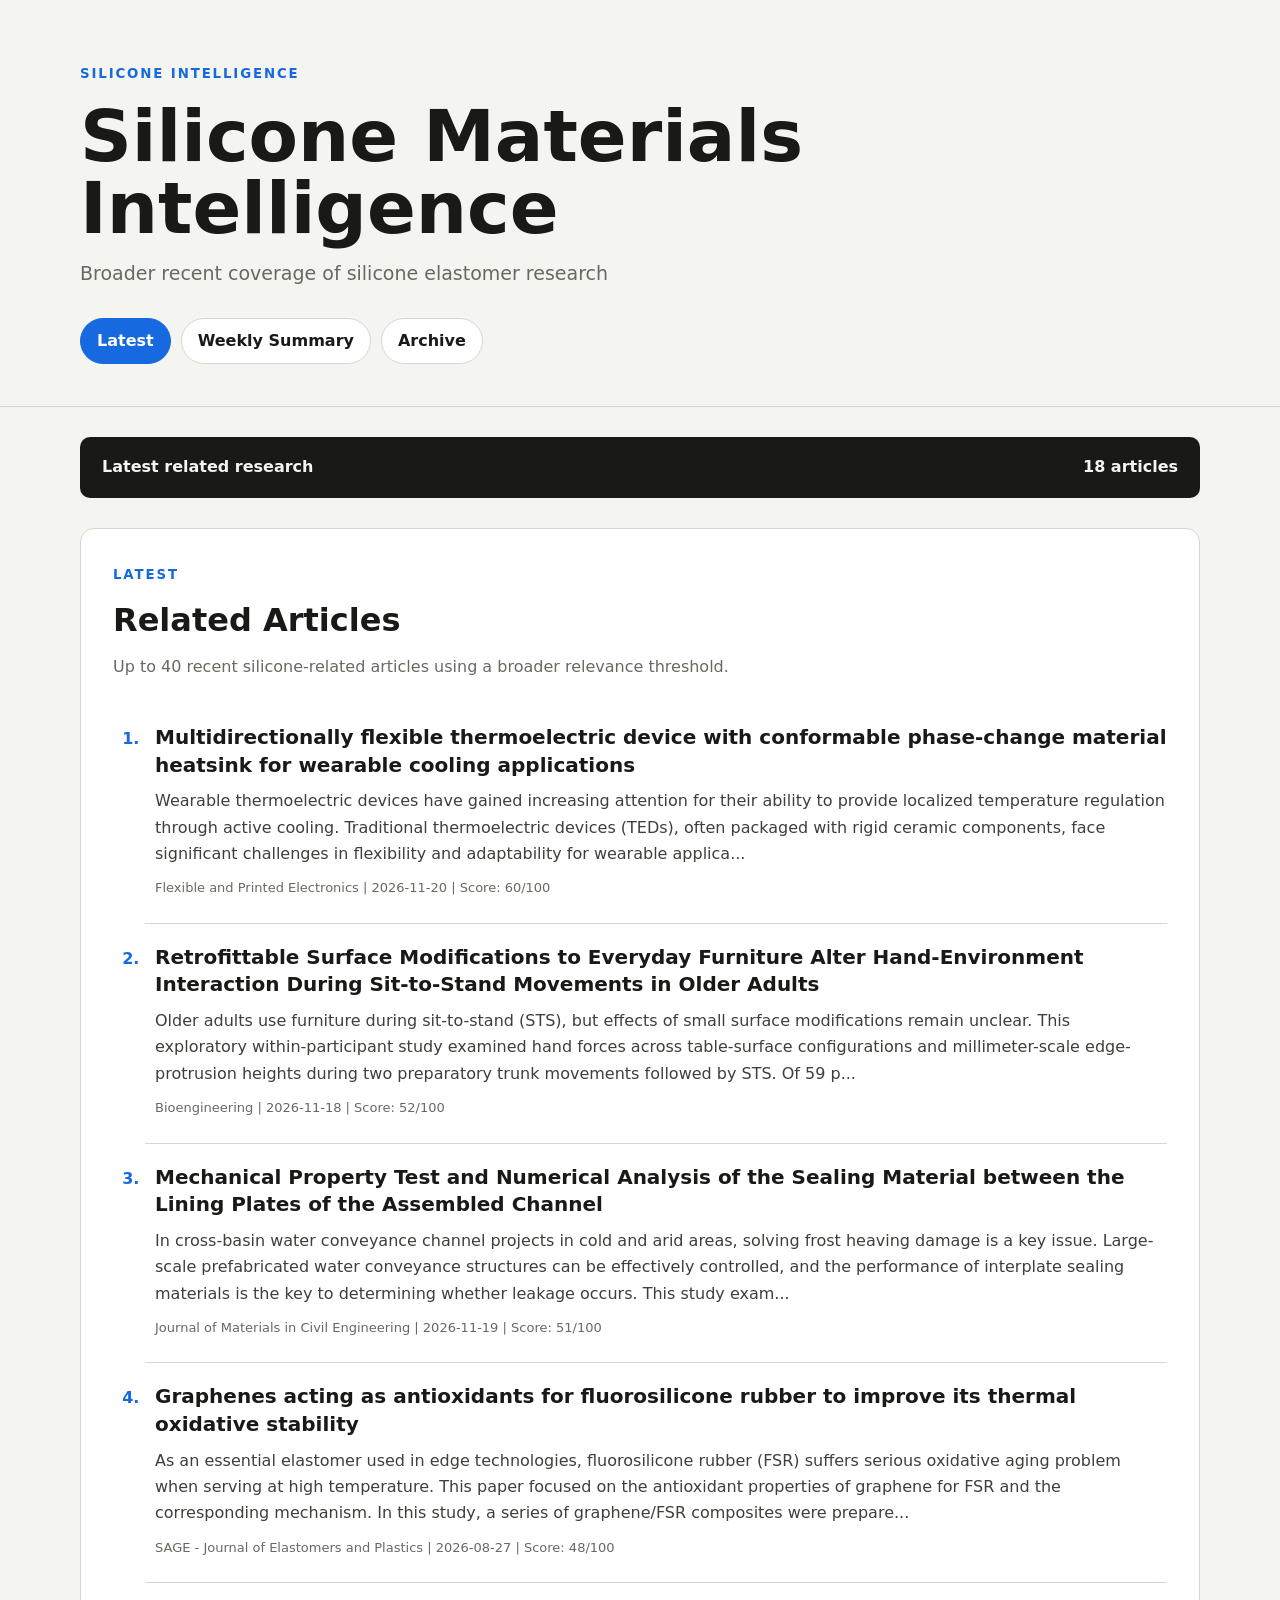
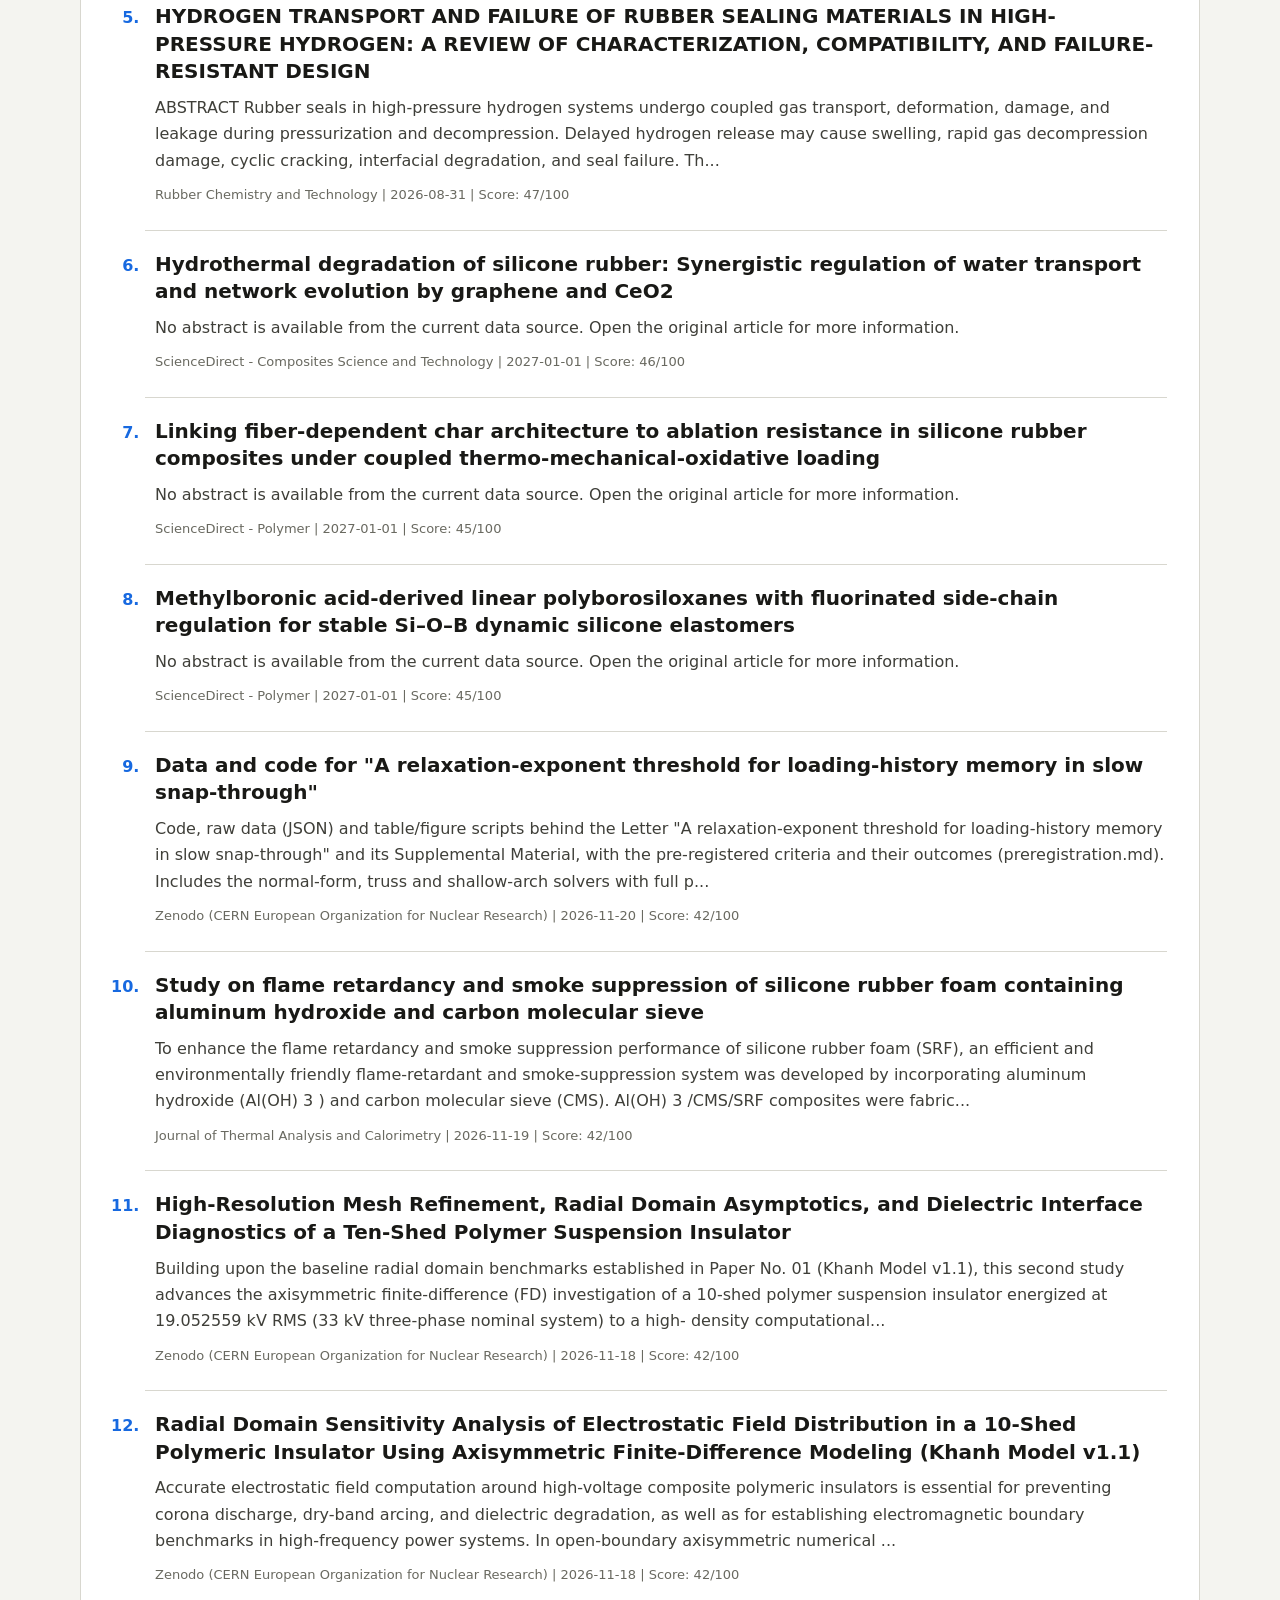
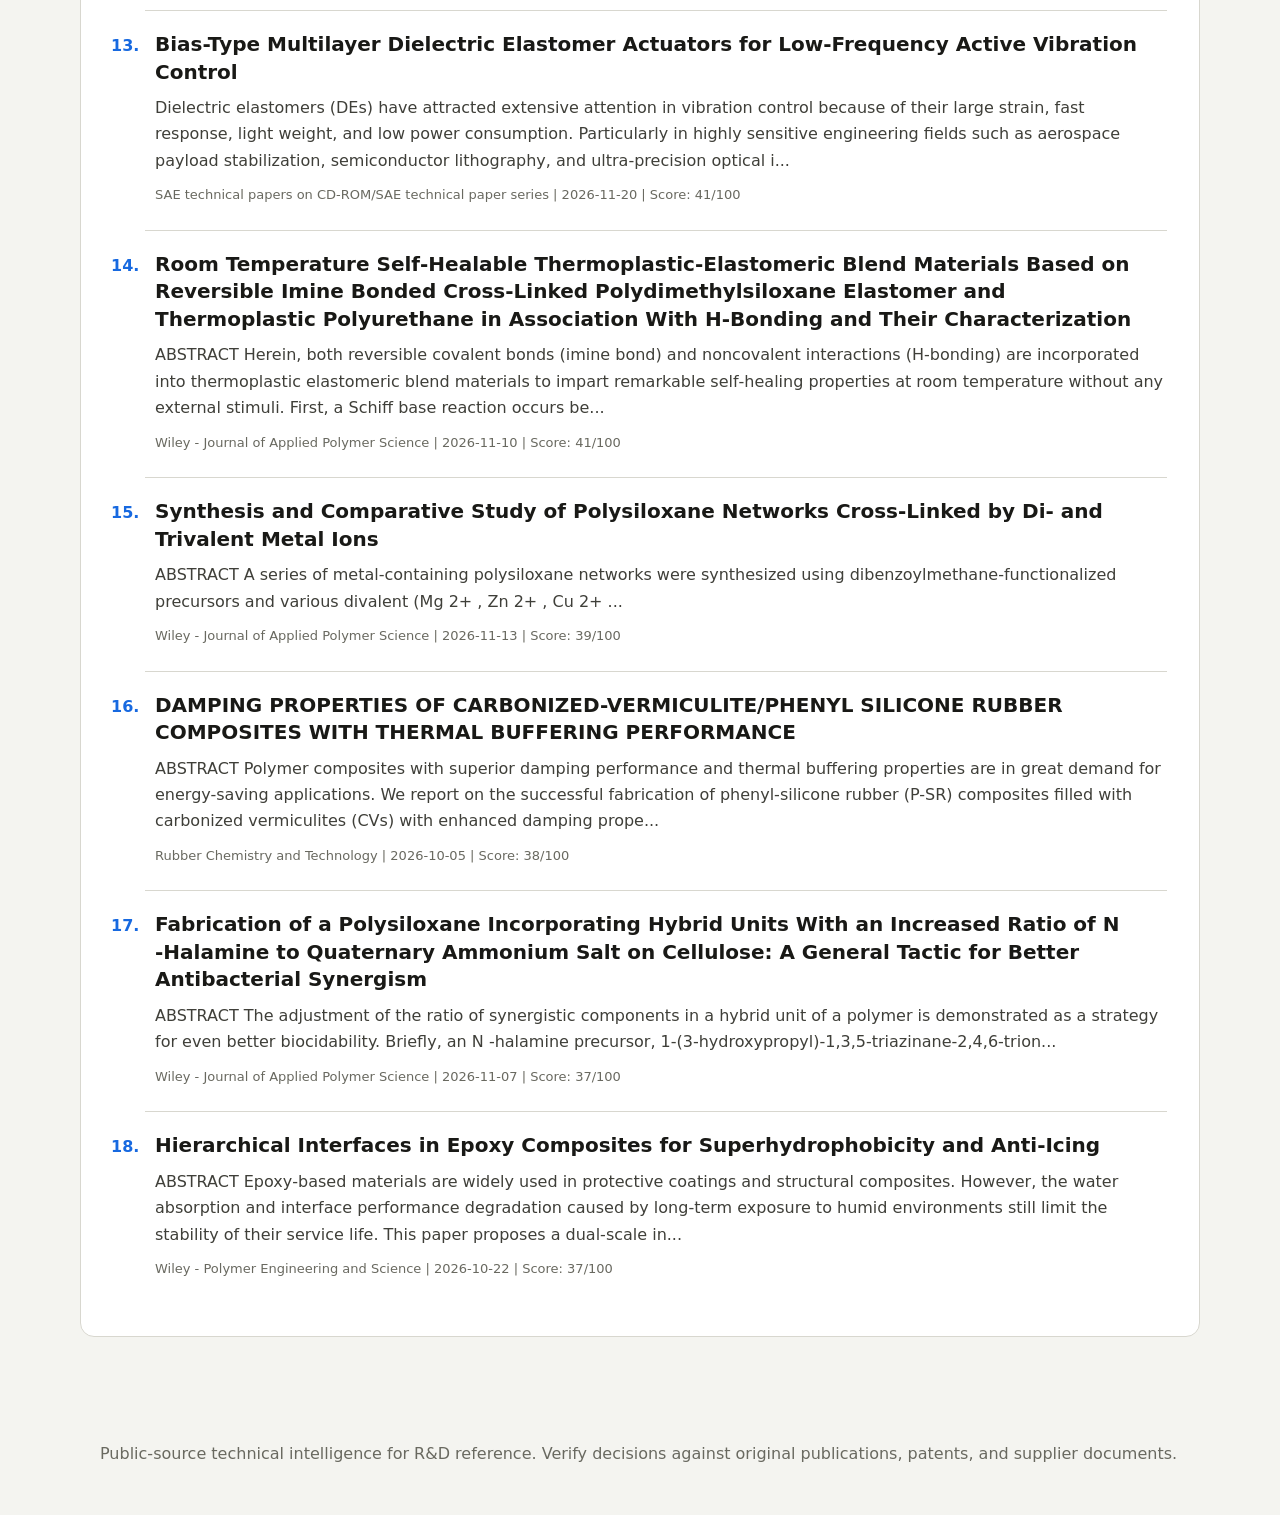
<file: docs/index.html>
<!doctype html><html lang="zh-CN"><head><meta charset="utf-8"><meta name="viewport" content="width=device-width,initial-scale=1"><title>Silicone Materials Intelligence</title><link rel="stylesheet" href="assets/style.css"></head><body><header><div class="wrap"><small>SILICONE INTELLIGENCE</small><h1>Silicone Materials Intelligence</h1><p>Broader recent coverage of silicone elastomer research</p><nav class="site-nav"><a class="active" href="index.html">Latest</a><a class="" href="weekly.html">Weekly Summary</a><a class="" href="archive.html">Archive</a></nav></div></header><main class="wrap"><div class="summary-bar"><strong>Latest related research</strong><strong>18 articles</strong></div><section class="latest-section"><div class="section-heading"><small>LATEST</small><h2>Related Articles</h2><p>Up to 40 recent silicone-related articles using a broader relevance threshold.</p></div><ol class="latest-list"><li class="latest-item"><h2><a href="https://doi.org/10.1088/2058-8585/aec4eb" target="_blank" rel="noopener">Multidirectionally flexible thermoelectric device with conformable phase-change material heatsink for wearable cooling applications</a></h2><p>Wearable thermoelectric devices have gained increasing attention for their ability to provide localized temperature regulation through active cooling. Traditional thermoelectric devices (TEDs), often packaged with rigid ceramic components, face significant challenges in flexibility and adaptability for wearable applica...</p><div class="summary-meta">Flexible and Printed Electronics | 2026-11-20 | Score: 60/100</div></li><li class="latest-item"><h2><a href="https://doi.org/10.3390/bioengineering13111378" target="_blank" rel="noopener">Retrofittable Surface Modifications to Everyday Furniture Alter Hand-Environment Interaction During Sit-to-Stand Movements in Older Adults</a></h2><p>Older adults use furniture during sit-to-stand (STS), but effects of small surface modifications remain unclear. This exploratory within-participant study examined hand forces across table-surface configurations and millimeter-scale edge-protrusion heights during two preparatory trunk movements followed by STS. Of 59 p...</p><div class="summary-meta">Bioengineering | 2026-11-18 | Score: 52/100</div></li><li class="latest-item"><h2><a href="https://doi.org/10.1061/jmcee7.mteng-24612" target="_blank" rel="noopener">Mechanical Property Test and Numerical Analysis of the Sealing Material between the Lining Plates of the Assembled Channel</a></h2><p>In cross-basin water conveyance channel projects in cold and arid areas, solving frost heaving damage is a key issue. Large-scale prefabricated water conveyance structures can be effectively controlled, and the performance of interplate sealing materials is the key to determining whether leakage occurs. This study exam...</p><div class="summary-meta">Journal of Materials in Civil Engineering | 2026-11-19 | Score: 51/100</div></li><li class="latest-item"><h2><a href="https://doi.org/10.1177/00952443261485114" target="_blank" rel="noopener">Graphenes acting as antioxidants for fluorosilicone rubber to improve its thermal oxidative stability</a></h2><p>As an essential elastomer used in edge technologies, fluorosilicone rubber (FSR) suffers serious oxidative aging problem when serving at high temperature. This paper focused on the antioxidant properties of graphene for FSR and the corresponding mechanism. In this study, a series of graphene/FSR composites were prepare...</p><div class="summary-meta">SAGE - Journal of Elastomers and Plastics | 2026-08-27 | Score: 48/100</div></li><li class="latest-item"><h2><a href="https://doi.org/10.5254/rct.26.00043" target="_blank" rel="noopener">HYDROGEN TRANSPORT AND FAILURE OF RUBBER SEALING MATERIALS IN HIGH-PRESSURE HYDROGEN: A REVIEW OF CHARACTERIZATION, COMPATIBILITY, AND FAILURE-RESISTANT DESIGN</a></h2><p>ABSTRACT 
                   Rubber seals in high-pressure hydrogen systems undergo coupled gas transport, deformation, damage, and leakage during pressurization and decompression. Delayed hydrogen release may cause swelling, rapid gas decompression damage, cyclic cracking, interfacial degradation, and seal failure. Th...</p><div class="summary-meta">Rubber Chemistry and Technology | 2026-08-31 | Score: 47/100</div></li><li class="latest-item"><h2><a href="https://doi.org/10.1016/j.compscitech.2026.111913" target="_blank" rel="noopener">Hydrothermal degradation of silicone rubber: Synergistic regulation of water transport and network evolution by graphene and CeO2</a></h2><p>No abstract is available from the current data source. Open the original article for more information.</p><div class="summary-meta">ScienceDirect - Composites Science and Technology | 2027-01-01 | Score: 46/100</div></li><li class="latest-item"><h2><a href="https://doi.org/10.1016/j.polymer.2026.130975" target="_blank" rel="noopener">Linking fiber-dependent char architecture to ablation resistance in silicone rubber composites under coupled thermo-mechanical-oxidative loading</a></h2><p>No abstract is available from the current data source. Open the original article for more information.</p><div class="summary-meta">ScienceDirect - Polymer | 2027-01-01 | Score: 45/100</div></li><li class="latest-item"><h2><a href="https://doi.org/10.1016/j.polymer.2026.131112" target="_blank" rel="noopener">Methylboronic acid-derived linear polyborosiloxanes with fluorinated side-chain regulation for stable Si–O–B dynamic silicone elastomers</a></h2><p>No abstract is available from the current data source. Open the original article for more information.</p><div class="summary-meta">ScienceDirect - Polymer | 2027-01-01 | Score: 45/100</div></li><li class="latest-item"><h2><a href="https://doi.org/10.5281/zenodo.24393162" target="_blank" rel="noopener">Data and code for &quot;A relaxation-exponent threshold for loading-history memory in slow snap-through&quot;</a></h2><p>Code, raw data (JSON) and table/figure scripts behind the Letter &quot;A relaxation-exponent threshold for loading-history memory in slow snap-through&quot; and its Supplemental Material, with the pre-registered criteria and their outcomes (preregistration.md). Includes the normal-form, truss and shallow-arch solvers with full p...</p><div class="summary-meta">Zenodo (CERN European Organization for Nuclear Research) | 2026-11-20 | Score: 42/100</div></li><li class="latest-item"><h2><a href="https://doi.org/10.1007/s10973-026-16592-z" target="_blank" rel="noopener">Study on flame retardancy and smoke suppression of silicone rubber foam containing aluminum hydroxide and carbon molecular sieve</a></h2><p>To enhance the flame retardancy and smoke suppression performance of silicone rubber foam (SRF), an efficient and environmentally friendly flame-retardant and smoke-suppression system was developed by incorporating aluminum hydroxide (Al(OH) 3 ) and carbon molecular sieve (CMS). Al(OH) 3 /CMS/SRF composites were fabric...</p><div class="summary-meta">Journal of Thermal Analysis and Calorimetry | 2026-11-19 | Score: 42/100</div></li><li class="latest-item"><h2><a href="https://doi.org/10.5281/zenodo.24332057" target="_blank" rel="noopener">High-Resolution Mesh Refinement, Radial Domain Asymptotics, and Dielectric Interface Diagnostics of a Ten-Shed Polymer Suspension Insulator</a></h2><p>Building upon the baseline radial domain benchmarks established in Paper No. 01 (Khanh Model v1.1), this second study advances the axisymmetric finite-difference (FD) investigation of a 10-shed polymer suspension insulator energized at 19.052559 kV RMS (33 kV three-phase nominal system) to a high- density computational...</p><div class="summary-meta">Zenodo (CERN European Organization for Nuclear Research) | 2026-11-18 | Score: 42/100</div></li><li class="latest-item"><h2><a href="https://doi.org/10.5281/zenodo.24331843" target="_blank" rel="noopener">Radial Domain Sensitivity Analysis of Electrostatic Field Distribution in a 10-Shed Polymeric Insulator Using Axisymmetric Finite-Difference Modeling (Khanh Model v1.1)</a></h2><p>Accurate electrostatic field computation around high-voltage composite polymeric insulators is essential for preventing corona discharge, dry-band arcing, and dielectric degradation, as well as for establishing electromagnetic boundary benchmarks in high-frequency power systems. In open-boundary axisymmetric numerical ...</p><div class="summary-meta">Zenodo (CERN European Organization for Nuclear Research) | 2026-11-18 | Score: 42/100</div></li><li class="latest-item"><h2><a href="https://doi.org/10.4271/2026-99-2540" target="_blank" rel="noopener">Bias-Type Multilayer Dielectric Elastomer Actuators for Low-Frequency Active Vibration Control</a></h2><p>Dielectric elastomers (DEs) have attracted extensive attention in vibration control because of their large strain, fast response, light weight, and low power consumption. Particularly in highly sensitive engineering fields such as aerospace payload stabilization, semiconductor lithography, and ultra-precision optical i...</p><div class="summary-meta">SAE technical papers on CD-ROM/SAE technical paper series | 2026-11-20 | Score: 41/100</div></li><li class="latest-item"><h2><a href="https://doi.org/10.1002/app.71787" target="_blank" rel="noopener">Room Temperature Self‐Healable Thermoplastic‐Elastomeric Blend Materials Based on Reversible Imine Bonded Cross‐Linked Polydimethylsiloxane Elastomer and Thermoplastic Polyurethane in Association With H‐Bonding and Their Characterization</a></h2><p>ABSTRACT 
                   Herein, both reversible covalent bonds (imine bond) and noncovalent interactions (H‐bonding) are incorporated into thermoplastic elastomeric blend materials to impart remarkable self‐healing properties at room temperature without any external stimuli. First, a Schiff base reaction occurs be...</p><div class="summary-meta">Wiley - Journal of Applied Polymer Science | 2026-11-10 | Score: 41/100</div></li><li class="latest-item"><h2><a href="https://doi.org/10.1002/app.71781" target="_blank" rel="noopener">Synthesis and Comparative Study of Polysiloxane Networks Cross‐Linked by Di‐ and Trivalent Metal Ions</a></h2><p>ABSTRACT 
                   
                    A series of metal‐containing polysiloxane networks were synthesized using dibenzoylmethane‐functionalized precursors and various divalent (Mg
                     2+ 
                    , Zn
                     2+ 
                    , Cu
                     2+ 
   ...</p><div class="summary-meta">Wiley - Journal of Applied Polymer Science | 2026-11-13 | Score: 39/100</div></li><li class="latest-item"><h2><a href="https://doi.org/10.5254/rct.26.00038" target="_blank" rel="noopener">DAMPING PROPERTIES OF CARBONIZED-VERMICULITE/PHENYL SILICONE RUBBER COMPOSITES WITH THERMAL BUFFERING PERFORMANCE</a></h2><p>ABSTRACT 
                   Polymer composites with superior damping performance and thermal buffering properties are in great demand for energy-saving applications. We report on the successful fabrication of phenyl-silicone rubber (P-SR) composites filled with carbonized vermiculites (CVs) with enhanced damping prope...</p><div class="summary-meta">Rubber Chemistry and Technology | 2026-10-05 | Score: 38/100</div></li><li class="latest-item"><h2><a href="https://doi.org/10.1002/app.71761" target="_blank" rel="noopener">Fabrication of a Polysiloxane Incorporating Hybrid Units With an Increased Ratio of
                     N 
                    ‐Halamine to Quaternary Ammonium Salt on Cellulose: A General Tactic for Better Antibacterial Synergism</a></h2><p>ABSTRACT 
                   
                    The adjustment of the ratio of synergistic components in a hybrid unit of a polymer is demonstrated as a strategy for even better biocidability. Briefly, an
                     N 
                    ‐halamine precursor, 1‐(3‐hydroxypropyl)‐1,3,5‐triazinane‐2,4,6‐trion...</p><div class="summary-meta">Wiley - Journal of Applied Polymer Science | 2026-11-07 | Score: 37/100</div></li><li class="latest-item"><h2><a href="https://doi.org/10.1002/pen.70982" target="_blank" rel="noopener">Hierarchical Interfaces in Epoxy Composites for Superhydrophobicity and Anti‐Icing</a></h2><p>ABSTRACT 
                   Epoxy‐based materials are widely used in protective coatings and structural composites. However, the water absorption and interface performance degradation caused by long‐term exposure to humid environments still limit the stability of their service life. This paper proposes a dual‐scale in...</p><div class="summary-meta">Wiley - Polymer Engineering and Science | 2026-10-22 | Score: 37/100</div></li></ol></section></main><footer class="wrap">Public-source technical intelligence for R&amp;D reference. Verify decisions against original publications, patents, and supplier documents.</footer></body></html>
</file>
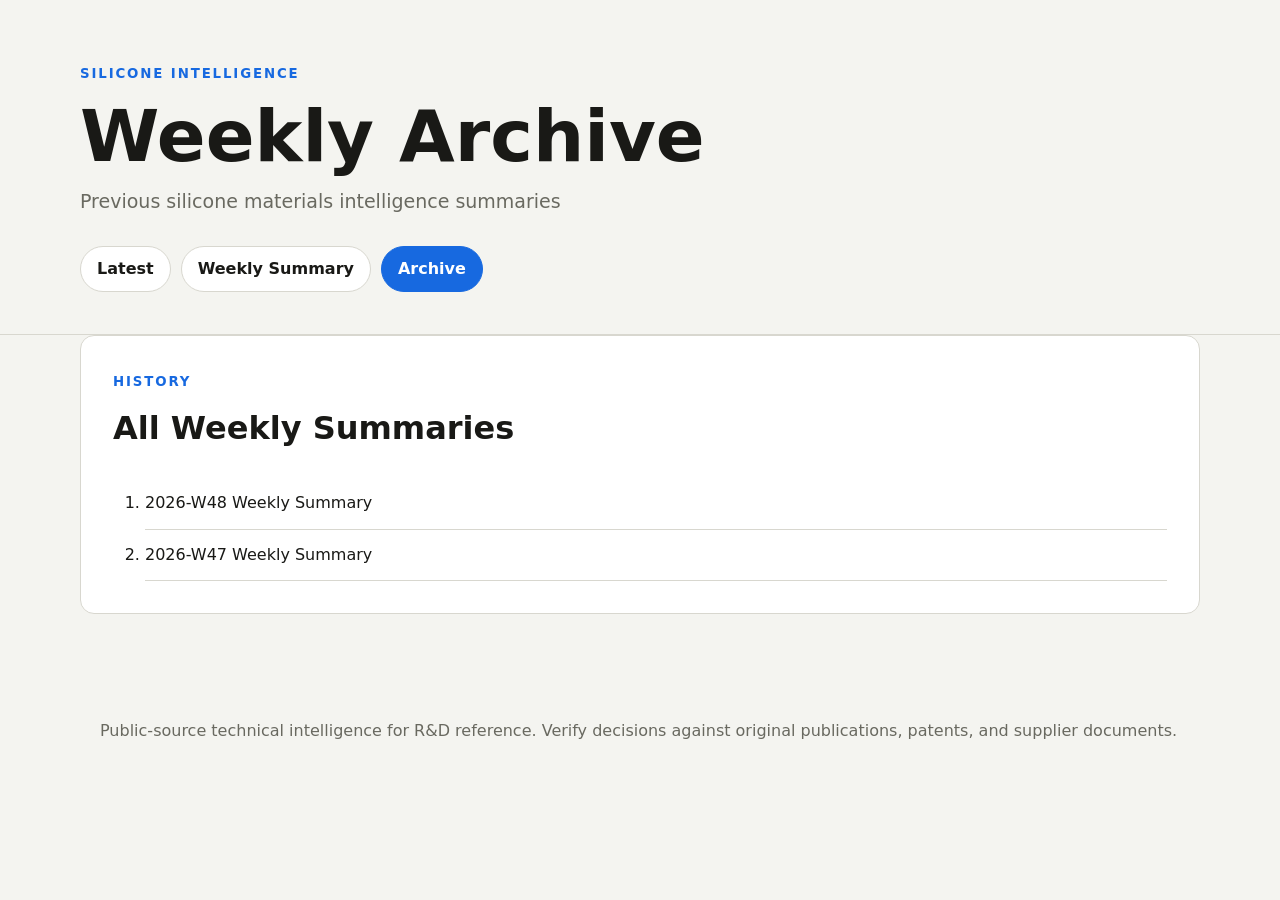
<file: docs/archive.html>
<!doctype html><html lang="zh-CN"><head><meta charset="utf-8"><meta name="viewport" content="width=device-width,initial-scale=1"><title>Weekly Archive</title><link rel="stylesheet" href="assets/style.css"></head><body><header><div class="wrap"><small>SILICONE INTELLIGENCE</small><h1>Weekly Archive</h1><p>Previous silicone materials intelligence summaries</p><nav class="site-nav"><a class="" href="index.html">Latest</a><a class="" href="weekly.html">Weekly Summary</a><a class="active" href="archive.html">Archive</a></nav></div></header><main class="wrap"><section class="archive-section"><div class="section-heading"><small>HISTORY</small><h2>All Weekly Summaries</h2></div><ol class="archive-list"><li><a href="weekly/2026-W48.html">2026-W48 Weekly Summary</a></li><li><a href="weekly/2026-W47.html">2026-W47 Weekly Summary</a></li></ol></section></main><footer class="wrap">Public-source technical intelligence for R&amp;D reference. Verify decisions against original publications, patents, and supplier documents.</footer></body></html>
</file>
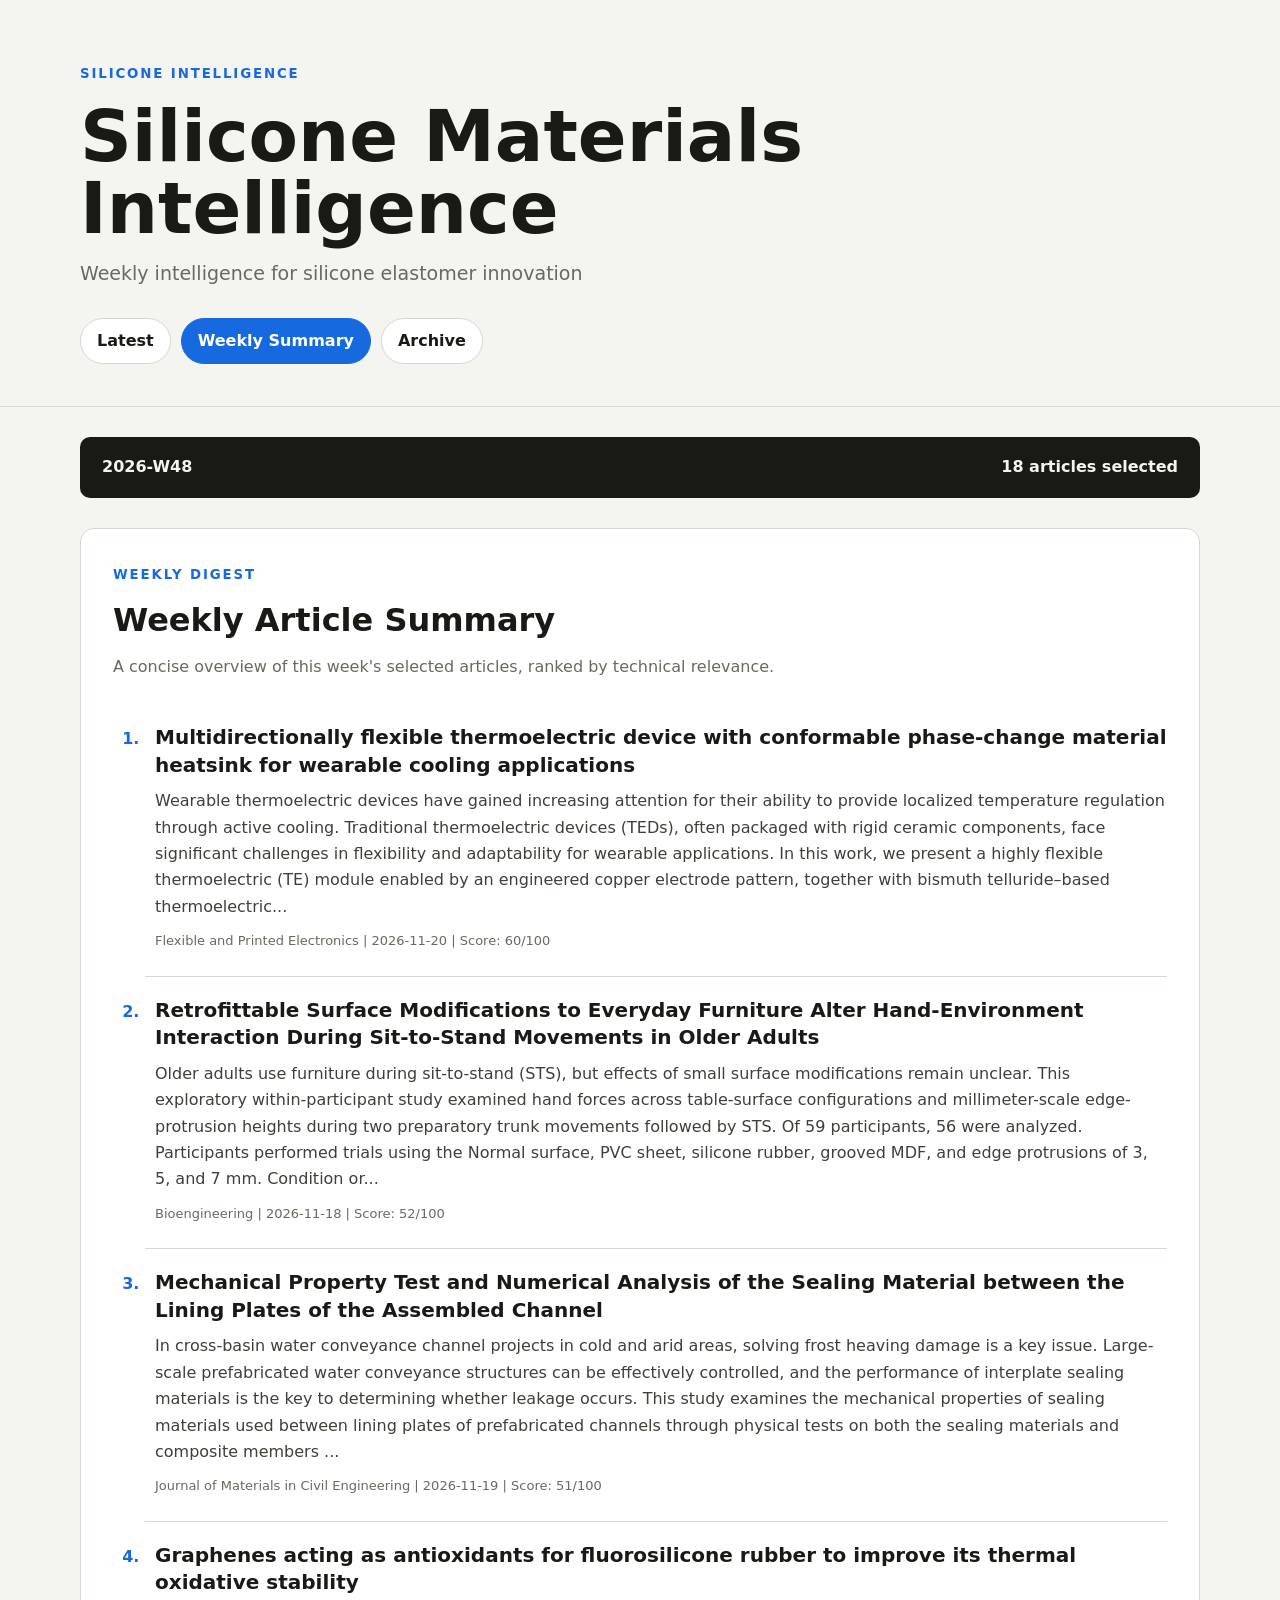
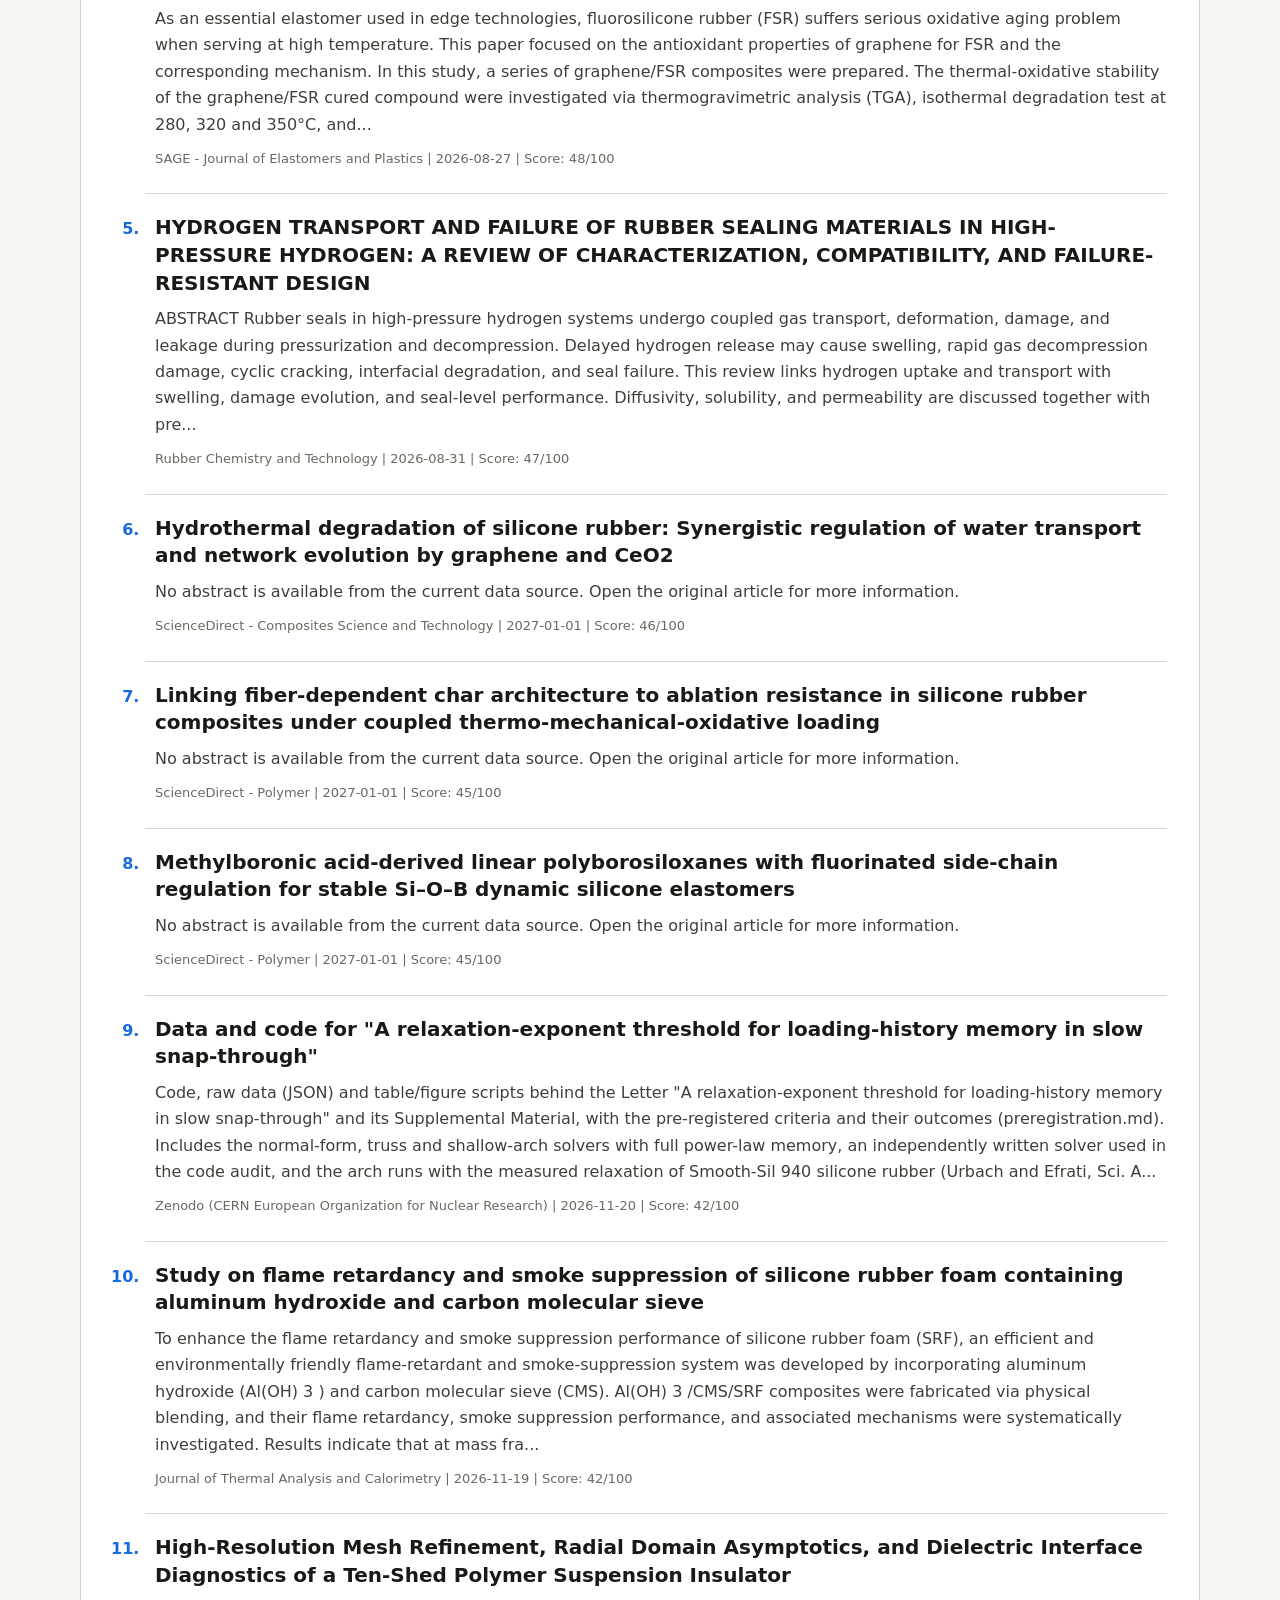
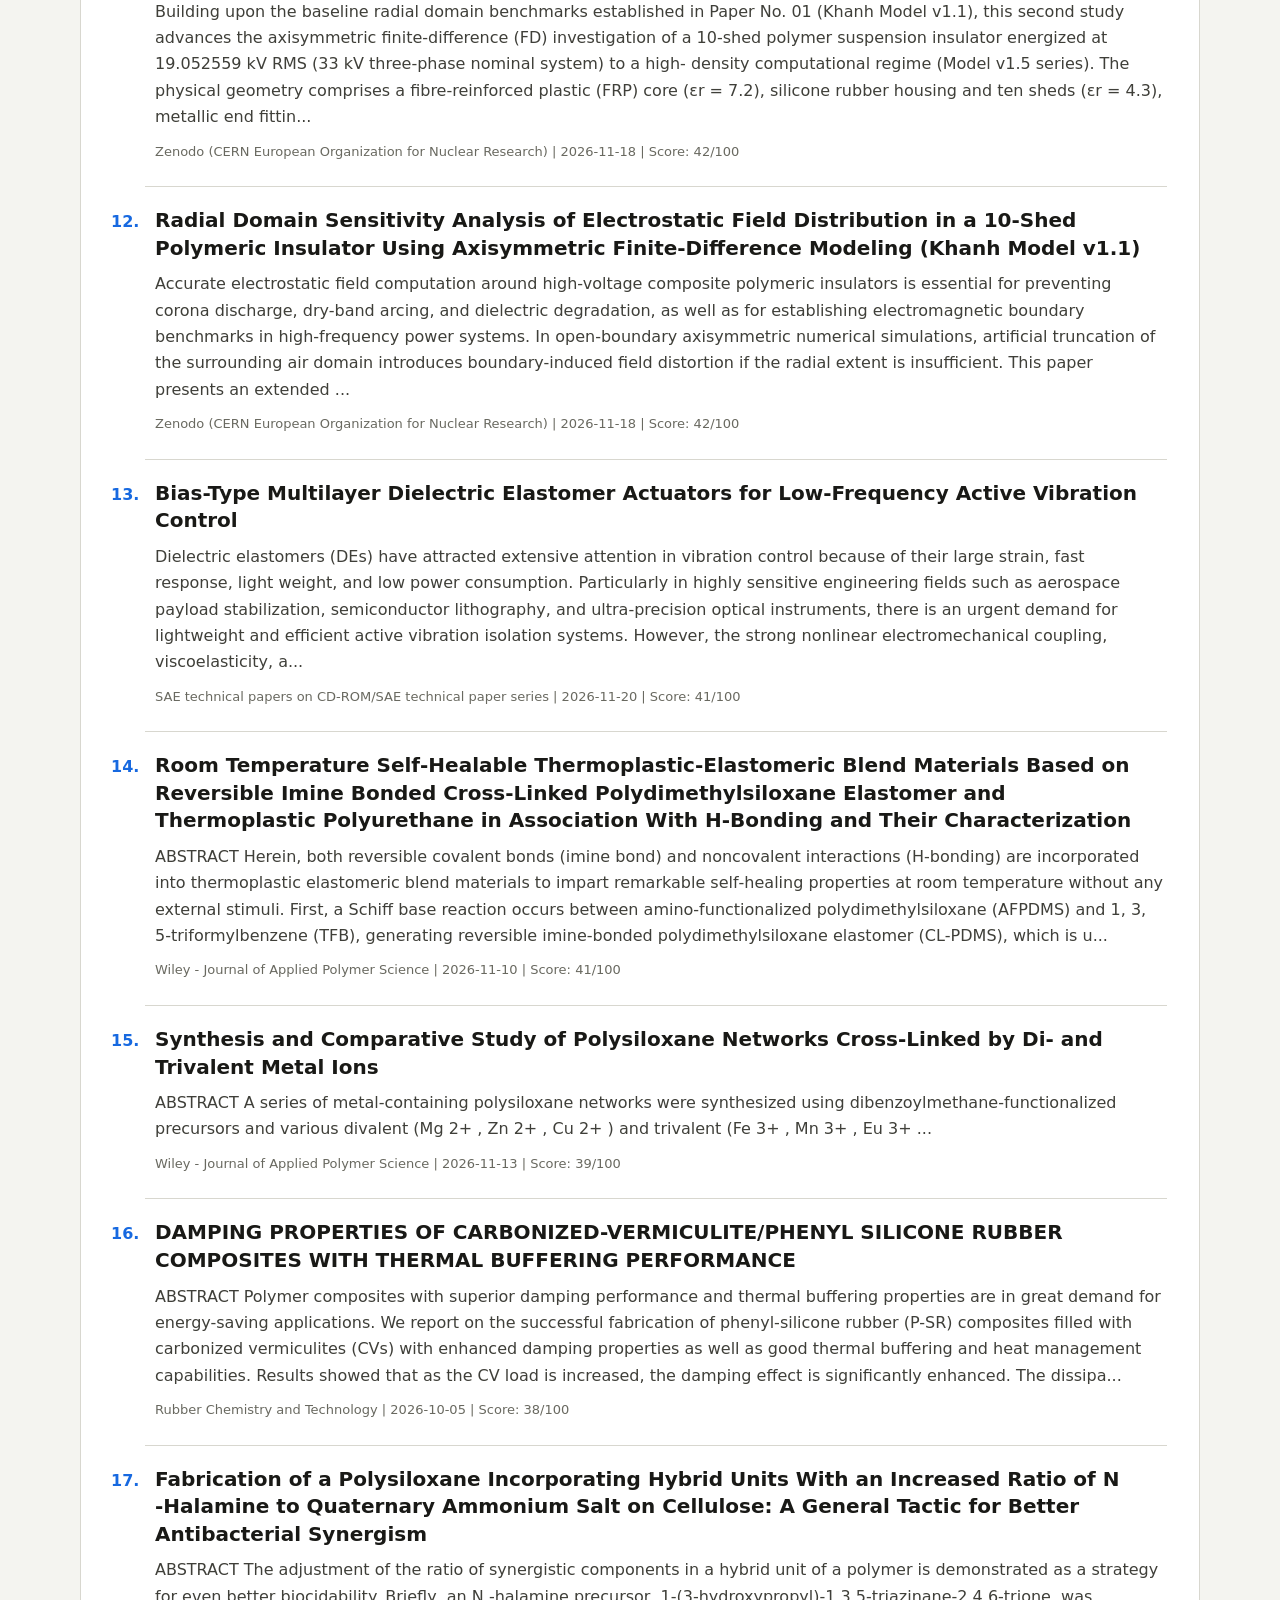
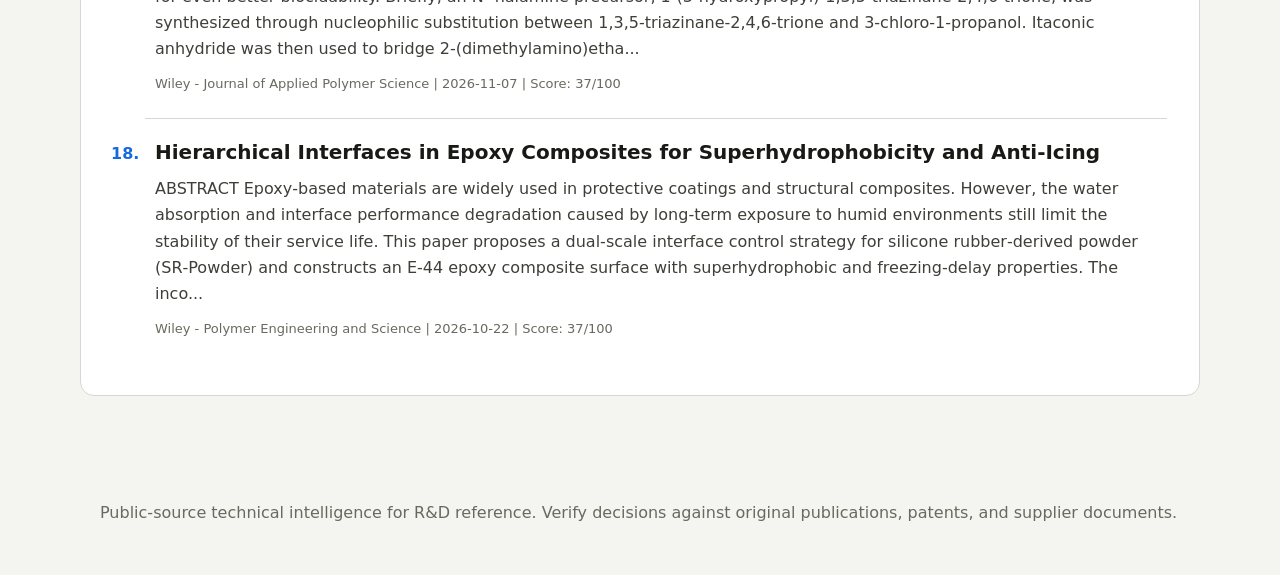
<file: docs/weekly.html>
<!doctype html><html lang="zh-CN"><head><meta charset="utf-8"><meta name="viewport" content="width=device-width,initial-scale=1"><title>Silicone Materials Intelligence</title><link rel="stylesheet" href="assets/style.css"></head><body><header><div class="wrap"><small>SILICONE INTELLIGENCE</small><h1>Silicone Materials Intelligence</h1><p>Weekly intelligence for silicone elastomer innovation</p><nav class="site-nav"><a class="" href="index.html">Latest</a><a class="active" href="weekly.html">Weekly Summary</a><a class="" href="archive.html">Archive</a></nav></div></header><main class="wrap"><div class="summary-bar"><strong>2026-W48</strong><strong>18 articles selected</strong></div><section class="weekly-summary"><div class="section-heading"><small>WEEKLY DIGEST</small><h2>Weekly Article Summary</h2><p>A concise overview of this week's selected articles, ranked by technical relevance.</p></div><ol class="summary-list"><li class="summary-item"><h3><a href="https://doi.org/10.1088/2058-8585/aec4eb" target="_blank" rel="noopener">Multidirectionally flexible thermoelectric device with conformable phase-change material heatsink for wearable cooling applications</a></h3><p>Wearable thermoelectric devices have gained increasing attention for their ability to provide localized temperature regulation through active cooling. Traditional thermoelectric devices (TEDs), often packaged with rigid ceramic components, face significant challenges in flexibility and adaptability for wearable applications. In this work, we present a highly flexible thermoelectric (TE) module enabled by an engineered copper electrode pattern, together with bismuth telluride–based thermoelectric...</p><div class="summary-meta">Flexible and Printed Electronics | 2026-11-20 | Score: 60/100</div></li><li class="summary-item"><h3><a href="https://doi.org/10.3390/bioengineering13111378" target="_blank" rel="noopener">Retrofittable Surface Modifications to Everyday Furniture Alter Hand-Environment Interaction During Sit-to-Stand Movements in Older Adults</a></h3><p>Older adults use furniture during sit-to-stand (STS), but effects of small surface modifications remain unclear. This exploratory within-participant study examined hand forces across table-surface configurations and millimeter-scale edge-protrusion heights during two preparatory trunk movements followed by STS. Of 59 participants, 56 were analyzed. Participants performed trials using the Normal surface, PVC sheet, silicone rubber, grooved MDF, and edge protrusions of 3, 5, and 7 mm. Condition or...</p><div class="summary-meta">Bioengineering | 2026-11-18 | Score: 52/100</div></li><li class="summary-item"><h3><a href="https://doi.org/10.1061/jmcee7.mteng-24612" target="_blank" rel="noopener">Mechanical Property Test and Numerical Analysis of the Sealing Material between the Lining Plates of the Assembled Channel</a></h3><p>In cross-basin water conveyance channel projects in cold and arid areas, solving frost heaving damage is a key issue. Large-scale prefabricated water conveyance structures can be effectively controlled, and the performance of interplate sealing materials is the key to determining whether leakage occurs. This study examines the mechanical properties of sealing materials used between lining plates of prefabricated channels through physical tests on both the sealing materials and composite members ...</p><div class="summary-meta">Journal of Materials in Civil Engineering | 2026-11-19 | Score: 51/100</div></li><li class="summary-item"><h3><a href="https://doi.org/10.1177/00952443261485114" target="_blank" rel="noopener">Graphenes acting as antioxidants for fluorosilicone rubber to improve its thermal oxidative stability</a></h3><p>As an essential elastomer used in edge technologies, fluorosilicone rubber (FSR) suffers serious oxidative aging problem when serving at high temperature. This paper focused on the antioxidant properties of graphene for FSR and the corresponding mechanism. In this study, a series of graphene/FSR composites were prepared. The thermal-oxidative stability of the graphene/FSR cured compound were investigated via thermogravimetric analysis (TGA), isothermal degradation test at 280, 320 and 350°C, and...</p><div class="summary-meta">SAGE - Journal of Elastomers and Plastics | 2026-08-27 | Score: 48/100</div></li><li class="summary-item"><h3><a href="https://doi.org/10.5254/rct.26.00043" target="_blank" rel="noopener">HYDROGEN TRANSPORT AND FAILURE OF RUBBER SEALING MATERIALS IN HIGH-PRESSURE HYDROGEN: A REVIEW OF CHARACTERIZATION, COMPATIBILITY, AND FAILURE-RESISTANT DESIGN</a></h3><p>ABSTRACT 
                   Rubber seals in high-pressure hydrogen systems undergo coupled gas transport, deformation, damage, and leakage during pressurization and decompression. Delayed hydrogen release may cause swelling, rapid gas decompression damage, cyclic cracking, interfacial degradation, and seal failure. This review links hydrogen uptake and transport with swelling, damage evolution, and seal-level performance. Diffusivity, solubility, and permeability are discussed together with pre...</p><div class="summary-meta">Rubber Chemistry and Technology | 2026-08-31 | Score: 47/100</div></li><li class="summary-item"><h3><a href="https://doi.org/10.1016/j.compscitech.2026.111913" target="_blank" rel="noopener">Hydrothermal degradation of silicone rubber: Synergistic regulation of water transport and network evolution by graphene and CeO2</a></h3><p>No abstract is available from the current data source. Open the original article for more information.</p><div class="summary-meta">ScienceDirect - Composites Science and Technology | 2027-01-01 | Score: 46/100</div></li><li class="summary-item"><h3><a href="https://doi.org/10.1016/j.polymer.2026.130975" target="_blank" rel="noopener">Linking fiber-dependent char architecture to ablation resistance in silicone rubber composites under coupled thermo-mechanical-oxidative loading</a></h3><p>No abstract is available from the current data source. Open the original article for more information.</p><div class="summary-meta">ScienceDirect - Polymer | 2027-01-01 | Score: 45/100</div></li><li class="summary-item"><h3><a href="https://doi.org/10.1016/j.polymer.2026.131112" target="_blank" rel="noopener">Methylboronic acid-derived linear polyborosiloxanes with fluorinated side-chain regulation for stable Si–O–B dynamic silicone elastomers</a></h3><p>No abstract is available from the current data source. Open the original article for more information.</p><div class="summary-meta">ScienceDirect - Polymer | 2027-01-01 | Score: 45/100</div></li><li class="summary-item"><h3><a href="https://doi.org/10.5281/zenodo.24393162" target="_blank" rel="noopener">Data and code for &quot;A relaxation-exponent threshold for loading-history memory in slow snap-through&quot;</a></h3><p>Code, raw data (JSON) and table/figure scripts behind the Letter &quot;A relaxation-exponent threshold for loading-history memory in slow snap-through&quot; and its Supplemental Material, with the pre-registered criteria and their outcomes (preregistration.md). Includes the normal-form, truss and shallow-arch solvers with full power-law memory, an independently written solver used in the code audit, and the arch runs with the measured relaxation of Smooth-Sil 940 silicone rubber (Urbach and Efrati, Sci. A...</p><div class="summary-meta">Zenodo (CERN European Organization for Nuclear Research) | 2026-11-20 | Score: 42/100</div></li><li class="summary-item"><h3><a href="https://doi.org/10.1007/s10973-026-16592-z" target="_blank" rel="noopener">Study on flame retardancy and smoke suppression of silicone rubber foam containing aluminum hydroxide and carbon molecular sieve</a></h3><p>To enhance the flame retardancy and smoke suppression performance of silicone rubber foam (SRF), an efficient and environmentally friendly flame-retardant and smoke-suppression system was developed by incorporating aluminum hydroxide (Al(OH) 3 ) and carbon molecular sieve (CMS). Al(OH) 3 /CMS/SRF composites were fabricated via physical blending, and their flame retardancy, smoke suppression performance, and associated mechanisms were systematically investigated. Results indicate that at mass fra...</p><div class="summary-meta">Journal of Thermal Analysis and Calorimetry | 2026-11-19 | Score: 42/100</div></li><li class="summary-item"><h3><a href="https://doi.org/10.5281/zenodo.24332057" target="_blank" rel="noopener">High-Resolution Mesh Refinement, Radial Domain Asymptotics, and Dielectric Interface Diagnostics of a Ten-Shed Polymer Suspension Insulator</a></h3><p>Building upon the baseline radial domain benchmarks established in Paper No. 01 (Khanh Model v1.1), this second study advances the axisymmetric finite-difference (FD) investigation of a 10-shed polymer suspension insulator energized at 19.052559 kV RMS (33 kV three-phase nominal system) to a high- density computational regime (Model v1.5 series). The physical geometry comprises a fibre-reinforced plastic (FRP) core (εr = 7.2), silicone rubber housing and ten sheds (εr = 4.3), metallic end fittin...</p><div class="summary-meta">Zenodo (CERN European Organization for Nuclear Research) | 2026-11-18 | Score: 42/100</div></li><li class="summary-item"><h3><a href="https://doi.org/10.5281/zenodo.24331843" target="_blank" rel="noopener">Radial Domain Sensitivity Analysis of Electrostatic Field Distribution in a 10-Shed Polymeric Insulator Using Axisymmetric Finite-Difference Modeling (Khanh Model v1.1)</a></h3><p>Accurate electrostatic field computation around high-voltage composite polymeric insulators is essential for preventing corona discharge, dry-band arcing, and dielectric degradation, as well as for establishing electromagnetic boundary benchmarks in high-frequency power systems. In open-boundary axisymmetric numerical simulations, artificial truncation of the surrounding air domain introduces boundary-induced field distortion if the radial extent is insufficient. This paper presents an extended ...</p><div class="summary-meta">Zenodo (CERN European Organization for Nuclear Research) | 2026-11-18 | Score: 42/100</div></li><li class="summary-item"><h3><a href="https://doi.org/10.4271/2026-99-2540" target="_blank" rel="noopener">Bias-Type Multilayer Dielectric Elastomer Actuators for Low-Frequency Active Vibration Control</a></h3><p>Dielectric elastomers (DEs) have attracted extensive attention in vibration control because of their large strain, fast response, light weight, and low power consumption. Particularly in highly sensitive engineering fields such as aerospace payload stabilization, semiconductor lithography, and ultra-precision optical instruments, there is an urgent demand for lightweight and efficient active vibration isolation systems. However, the strong nonlinear electromechanical coupling, viscoelasticity, a...</p><div class="summary-meta">SAE technical papers on CD-ROM/SAE technical paper series | 2026-11-20 | Score: 41/100</div></li><li class="summary-item"><h3><a href="https://doi.org/10.1002/app.71787" target="_blank" rel="noopener">Room Temperature Self‐Healable Thermoplastic‐Elastomeric Blend Materials Based on Reversible Imine Bonded Cross‐Linked Polydimethylsiloxane Elastomer and Thermoplastic Polyurethane in Association With H‐Bonding and Their Characterization</a></h3><p>ABSTRACT 
                   Herein, both reversible covalent bonds (imine bond) and noncovalent interactions (H‐bonding) are incorporated into thermoplastic elastomeric blend materials to impart remarkable self‐healing properties at room temperature without any external stimuli. First, a Schiff base reaction occurs between amino‐functionalized polydimethylsiloxane (AFPDMS) and 1, 3, 5‐triformylbenzene (TFB), generating reversible imine‐bonded polydimethylsiloxane elastomer (CL‐PDMS), which is u...</p><div class="summary-meta">Wiley - Journal of Applied Polymer Science | 2026-11-10 | Score: 41/100</div></li><li class="summary-item"><h3><a href="https://doi.org/10.1002/app.71781" target="_blank" rel="noopener">Synthesis and Comparative Study of Polysiloxane Networks Cross‐Linked by Di‐ and Trivalent Metal Ions</a></h3><p>ABSTRACT 
                   
                    A series of metal‐containing polysiloxane networks were synthesized using dibenzoylmethane‐functionalized precursors and various divalent (Mg
                     2+ 
                    , Zn
                     2+ 
                    , Cu
                     2+ 
                    ) and trivalent (Fe
                     3+ 
                    , Mn
                     3+ 
                    , Eu
                     3+ 
                  ...</p><div class="summary-meta">Wiley - Journal of Applied Polymer Science | 2026-11-13 | Score: 39/100</div></li><li class="summary-item"><h3><a href="https://doi.org/10.5254/rct.26.00038" target="_blank" rel="noopener">DAMPING PROPERTIES OF CARBONIZED-VERMICULITE/PHENYL SILICONE RUBBER COMPOSITES WITH THERMAL BUFFERING PERFORMANCE</a></h3><p>ABSTRACT 
                   Polymer composites with superior damping performance and thermal buffering properties are in great demand for energy-saving applications. We report on the successful fabrication of phenyl-silicone rubber (P-SR) composites filled with carbonized vermiculites (CVs) with enhanced damping properties as well as good thermal buffering and heat management capabilities. Results showed that as the CV load is increased, the damping effect is significantly enhanced. The dissipa...</p><div class="summary-meta">Rubber Chemistry and Technology | 2026-10-05 | Score: 38/100</div></li><li class="summary-item"><h3><a href="https://doi.org/10.1002/app.71761" target="_blank" rel="noopener">Fabrication of a Polysiloxane Incorporating Hybrid Units With an Increased Ratio of
                     N 
                    ‐Halamine to Quaternary Ammonium Salt on Cellulose: A General Tactic for Better Antibacterial Synergism</a></h3><p>ABSTRACT 
                   
                    The adjustment of the ratio of synergistic components in a hybrid unit of a polymer is demonstrated as a strategy for even better biocidability. Briefly, an
                     N 
                    ‐halamine precursor, 1‐(3‐hydroxypropyl)‐1,3,5‐triazinane‐2,4,6‐trione, was synthesized through nucleophilic substitution between 1,3,5‐triazinane‐2,4,6‐trione and 3‐chloro‐1‐propanol. Itaconic anhydride was then used to bridge 2‐(dimethylamino)etha...</p><div class="summary-meta">Wiley - Journal of Applied Polymer Science | 2026-11-07 | Score: 37/100</div></li><li class="summary-item"><h3><a href="https://doi.org/10.1002/pen.70982" target="_blank" rel="noopener">Hierarchical Interfaces in Epoxy Composites for Superhydrophobicity and Anti‐Icing</a></h3><p>ABSTRACT 
                   Epoxy‐based materials are widely used in protective coatings and structural composites. However, the water absorption and interface performance degradation caused by long‐term exposure to humid environments still limit the stability of their service life. This paper proposes a dual‐scale interface control strategy for silicone rubber‐derived powder (SR‐Powder) and constructs an E‐44 epoxy composite surface with superhydrophobic and freezing‐delay properties. The inco...</p><div class="summary-meta">Wiley - Polymer Engineering and Science | 2026-10-22 | Score: 37/100</div></li></ol></section></main><footer class="wrap">Public-source technical intelligence for R&amp;D reference. Verify decisions against original publications, patents, and supplier documents.</footer></body></html>
</file>
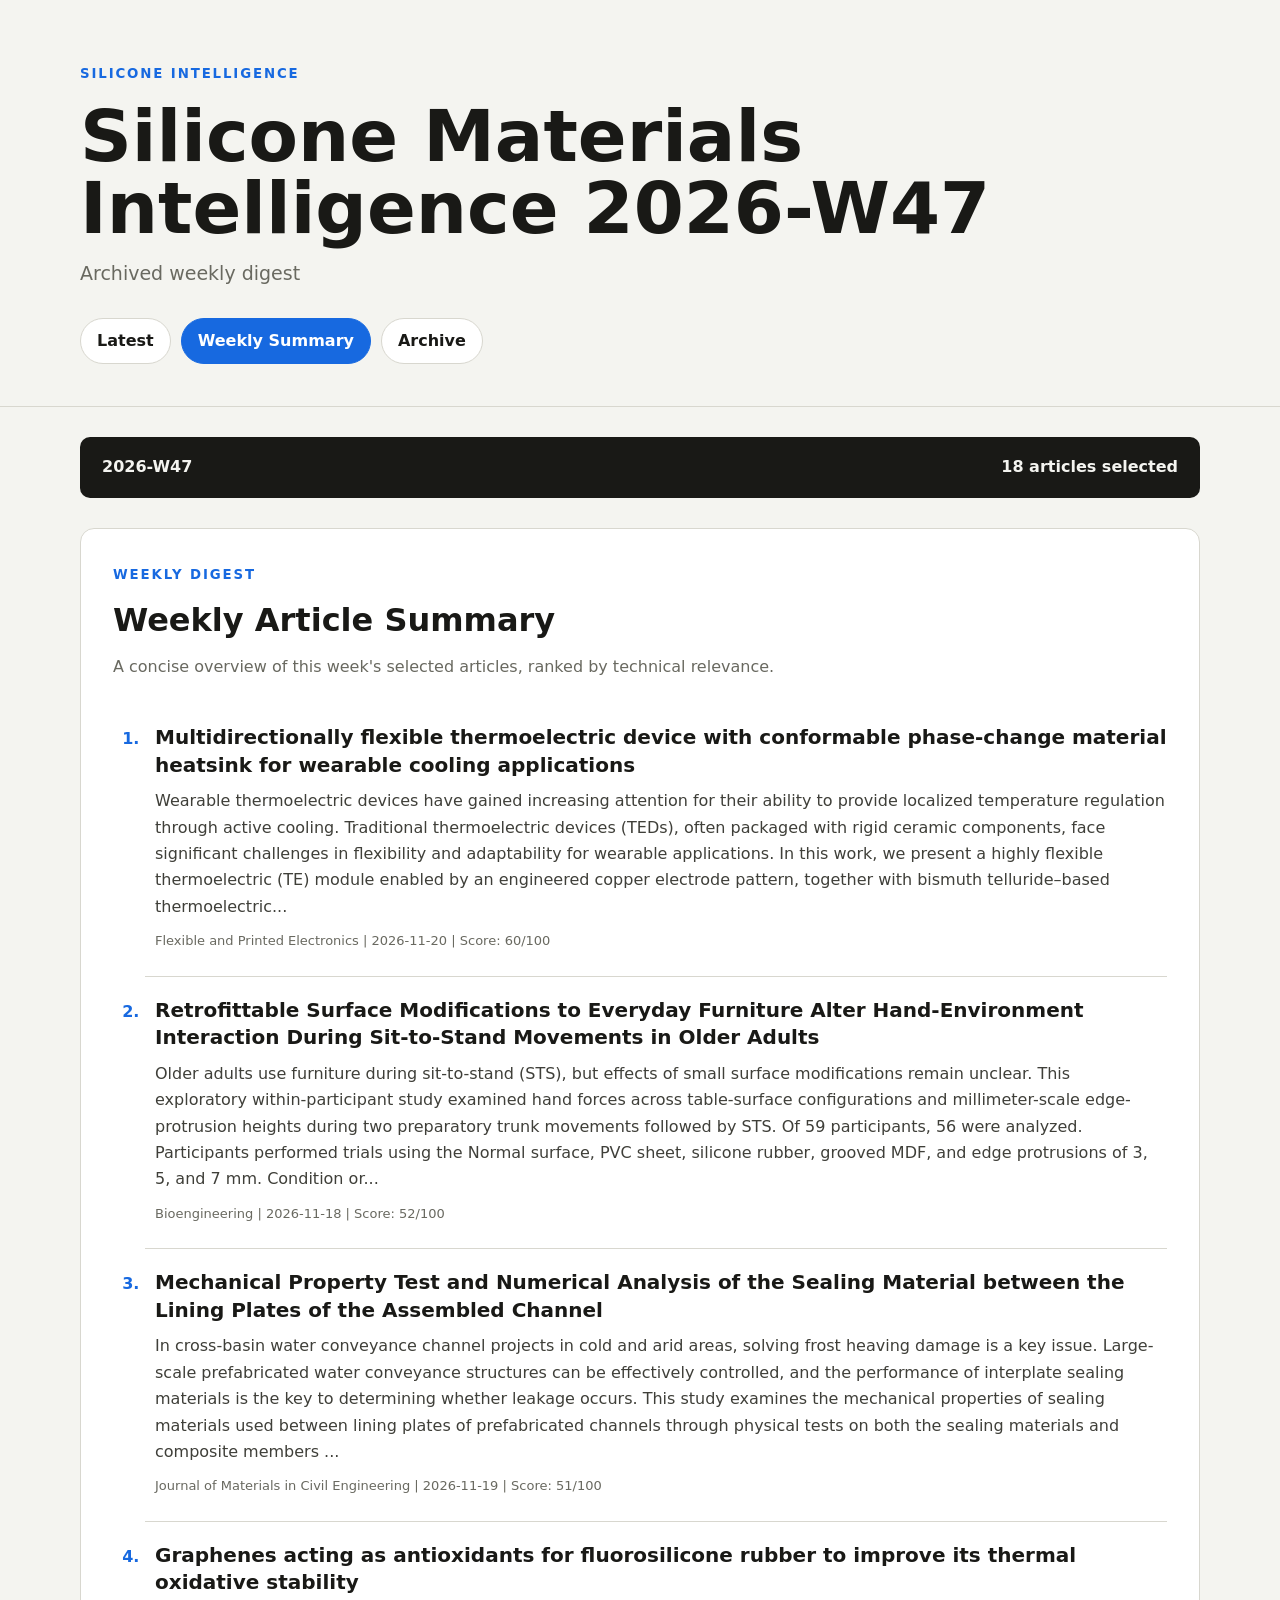
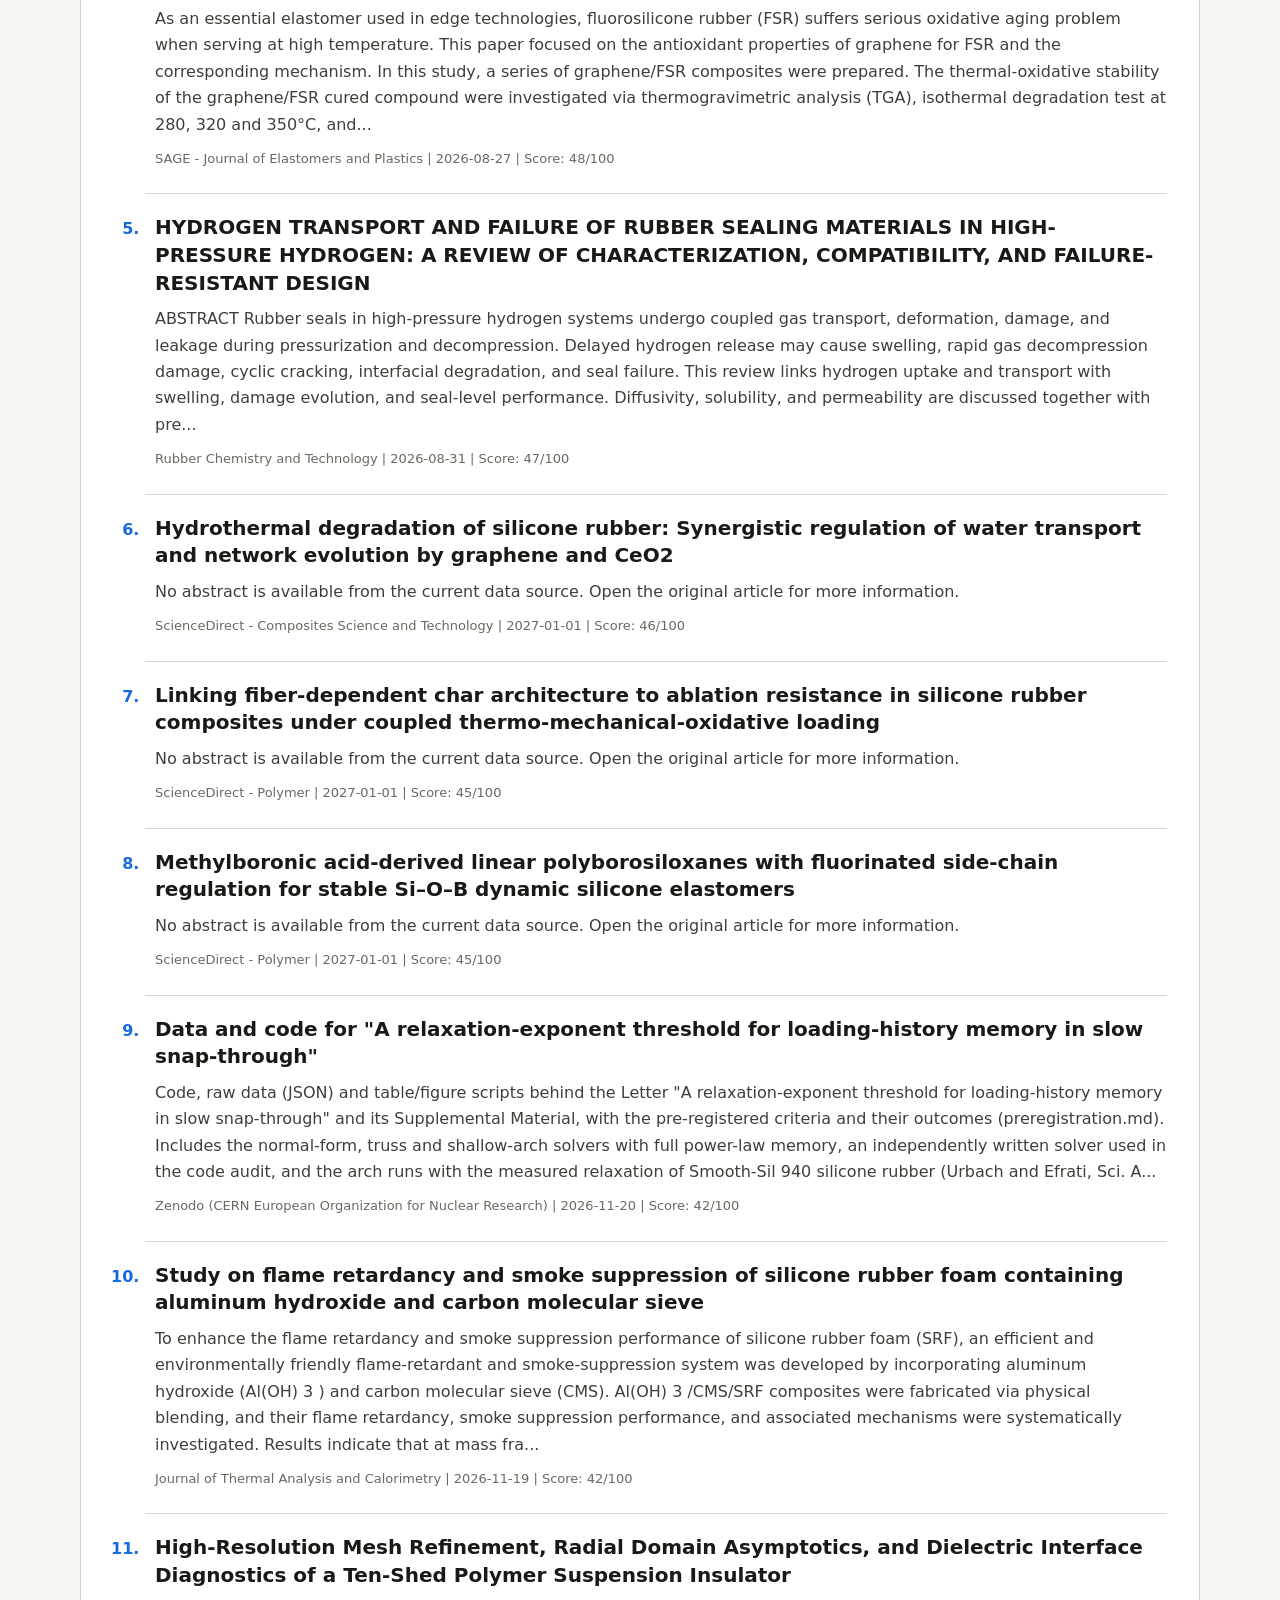
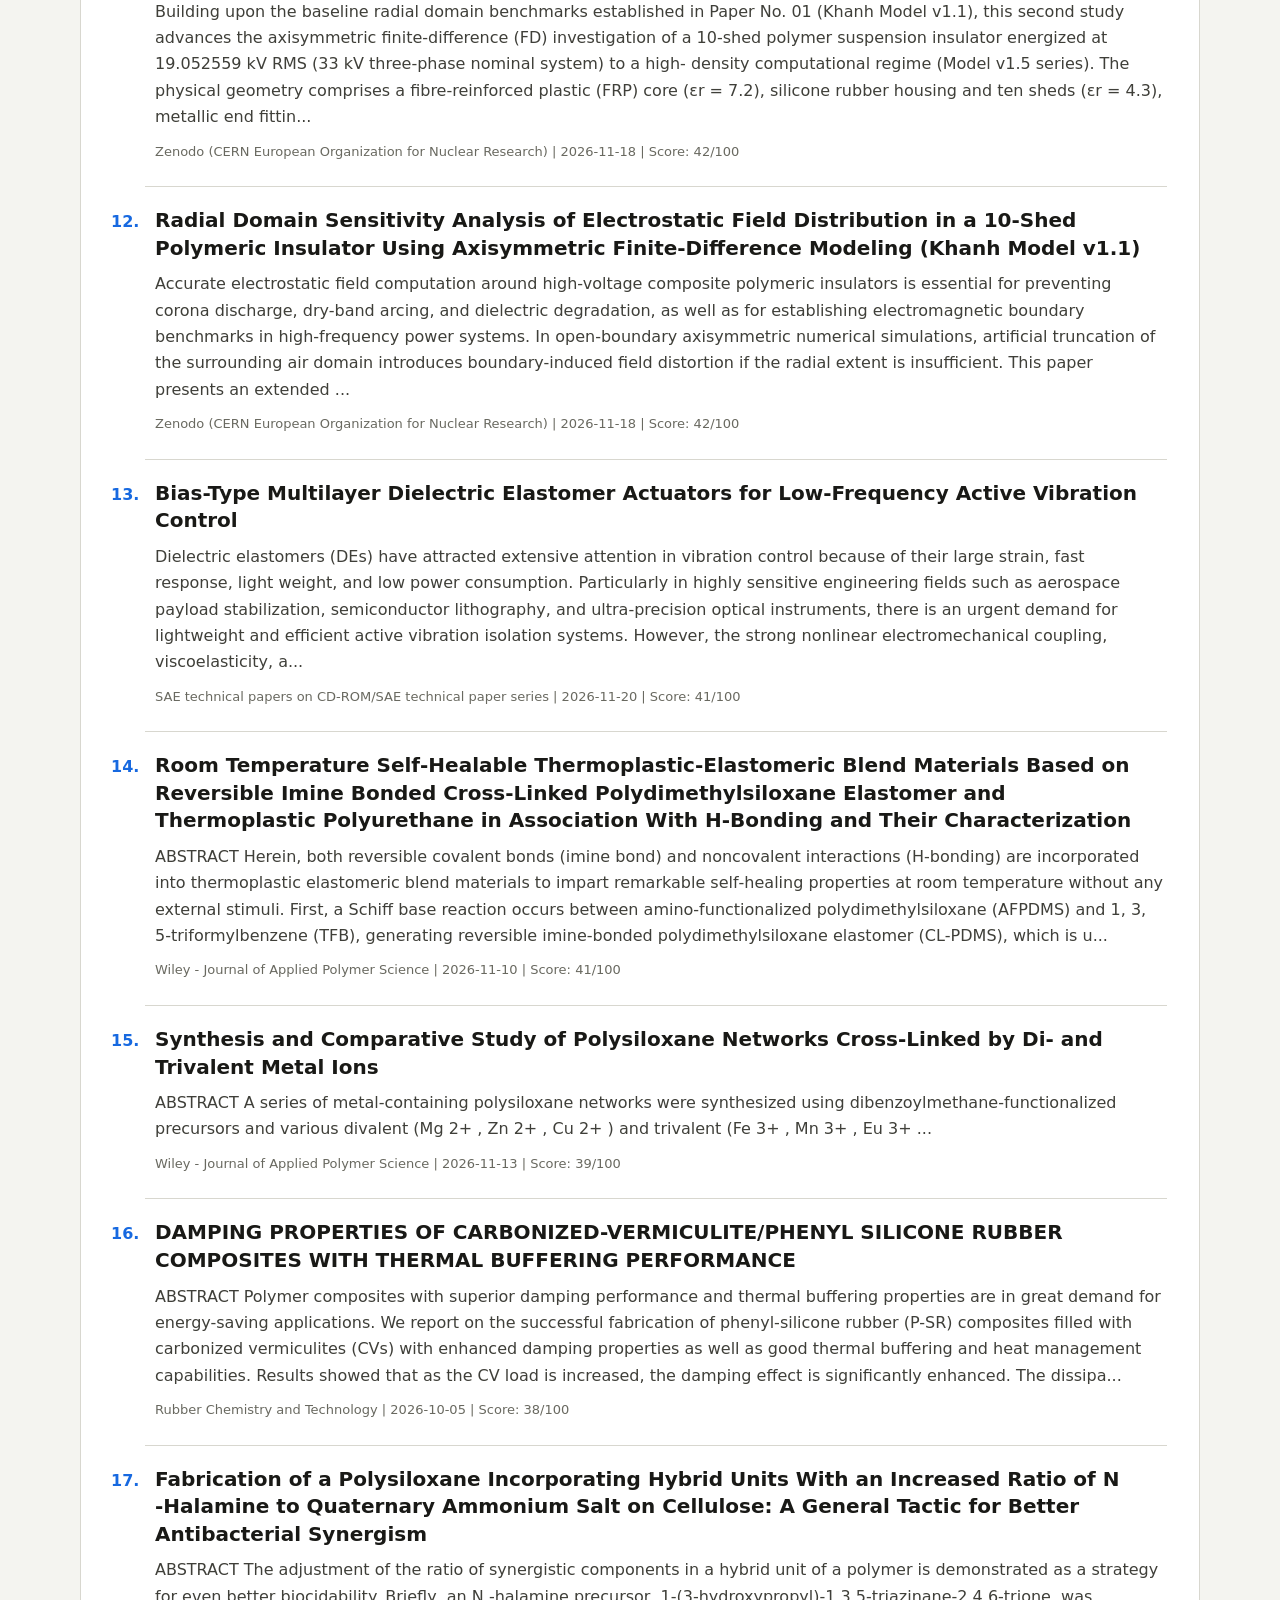
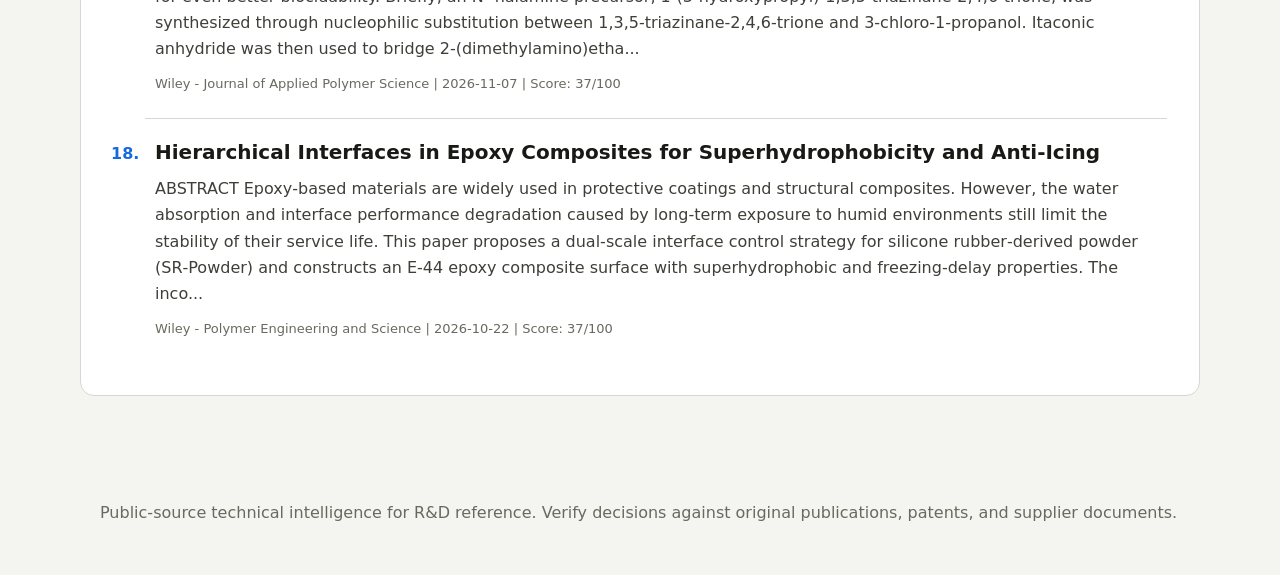
<file: docs/weekly/2026-W47.html>
<!doctype html><html lang="zh-CN"><head><meta charset="utf-8"><meta name="viewport" content="width=device-width,initial-scale=1"><title>Silicone Materials Intelligence 2026-W47</title><link rel="stylesheet" href="../assets/style.css"></head><body><header><div class="wrap"><small>SILICONE INTELLIGENCE</small><h1>Silicone Materials Intelligence 2026-W47</h1><p>Archived weekly digest</p><nav class="site-nav"><a class="" href="../index.html">Latest</a><a class="active" href="../weekly.html">Weekly Summary</a><a class="" href="../archive.html">Archive</a></nav></div></header><main class="wrap"><div class="summary-bar"><strong>2026-W47</strong><strong>18 articles selected</strong></div><section class="weekly-summary"><div class="section-heading"><small>WEEKLY DIGEST</small><h2>Weekly Article Summary</h2><p>A concise overview of this week's selected articles, ranked by technical relevance.</p></div><ol class="summary-list"><li class="summary-item"><h3><a href="https://doi.org/10.1088/2058-8585/aec4eb" target="_blank" rel="noopener">Multidirectionally flexible thermoelectric device with conformable phase-change material heatsink for wearable cooling applications</a></h3><p>Wearable thermoelectric devices have gained increasing attention for their ability to provide localized temperature regulation through active cooling. Traditional thermoelectric devices (TEDs), often packaged with rigid ceramic components, face significant challenges in flexibility and adaptability for wearable applications. In this work, we present a highly flexible thermoelectric (TE) module enabled by an engineered copper electrode pattern, together with bismuth telluride–based thermoelectric...</p><div class="summary-meta">Flexible and Printed Electronics | 2026-11-20 | Score: 60/100</div></li><li class="summary-item"><h3><a href="https://doi.org/10.3390/bioengineering13111378" target="_blank" rel="noopener">Retrofittable Surface Modifications to Everyday Furniture Alter Hand-Environment Interaction During Sit-to-Stand Movements in Older Adults</a></h3><p>Older adults use furniture during sit-to-stand (STS), but effects of small surface modifications remain unclear. This exploratory within-participant study examined hand forces across table-surface configurations and millimeter-scale edge-protrusion heights during two preparatory trunk movements followed by STS. Of 59 participants, 56 were analyzed. Participants performed trials using the Normal surface, PVC sheet, silicone rubber, grooved MDF, and edge protrusions of 3, 5, and 7 mm. Condition or...</p><div class="summary-meta">Bioengineering | 2026-11-18 | Score: 52/100</div></li><li class="summary-item"><h3><a href="https://doi.org/10.1061/jmcee7.mteng-24612" target="_blank" rel="noopener">Mechanical Property Test and Numerical Analysis of the Sealing Material between the Lining Plates of the Assembled Channel</a></h3><p>In cross-basin water conveyance channel projects in cold and arid areas, solving frost heaving damage is a key issue. Large-scale prefabricated water conveyance structures can be effectively controlled, and the performance of interplate sealing materials is the key to determining whether leakage occurs. This study examines the mechanical properties of sealing materials used between lining plates of prefabricated channels through physical tests on both the sealing materials and composite members ...</p><div class="summary-meta">Journal of Materials in Civil Engineering | 2026-11-19 | Score: 51/100</div></li><li class="summary-item"><h3><a href="https://doi.org/10.1177/00952443261485114" target="_blank" rel="noopener">Graphenes acting as antioxidants for fluorosilicone rubber to improve its thermal oxidative stability</a></h3><p>As an essential elastomer used in edge technologies, fluorosilicone rubber (FSR) suffers serious oxidative aging problem when serving at high temperature. This paper focused on the antioxidant properties of graphene for FSR and the corresponding mechanism. In this study, a series of graphene/FSR composites were prepared. The thermal-oxidative stability of the graphene/FSR cured compound were investigated via thermogravimetric analysis (TGA), isothermal degradation test at 280, 320 and 350°C, and...</p><div class="summary-meta">SAGE - Journal of Elastomers and Plastics | 2026-08-27 | Score: 48/100</div></li><li class="summary-item"><h3><a href="https://doi.org/10.5254/rct.26.00043" target="_blank" rel="noopener">HYDROGEN TRANSPORT AND FAILURE OF RUBBER SEALING MATERIALS IN HIGH-PRESSURE HYDROGEN: A REVIEW OF CHARACTERIZATION, COMPATIBILITY, AND FAILURE-RESISTANT DESIGN</a></h3><p>ABSTRACT 
                   Rubber seals in high-pressure hydrogen systems undergo coupled gas transport, deformation, damage, and leakage during pressurization and decompression. Delayed hydrogen release may cause swelling, rapid gas decompression damage, cyclic cracking, interfacial degradation, and seal failure. This review links hydrogen uptake and transport with swelling, damage evolution, and seal-level performance. Diffusivity, solubility, and permeability are discussed together with pre...</p><div class="summary-meta">Rubber Chemistry and Technology | 2026-08-31 | Score: 47/100</div></li><li class="summary-item"><h3><a href="https://doi.org/10.1016/j.compscitech.2026.111913" target="_blank" rel="noopener">Hydrothermal degradation of silicone rubber: Synergistic regulation of water transport and network evolution by graphene and CeO2</a></h3><p>No abstract is available from the current data source. Open the original article for more information.</p><div class="summary-meta">ScienceDirect - Composites Science and Technology | 2027-01-01 | Score: 46/100</div></li><li class="summary-item"><h3><a href="https://doi.org/10.1016/j.polymer.2026.130975" target="_blank" rel="noopener">Linking fiber-dependent char architecture to ablation resistance in silicone rubber composites under coupled thermo-mechanical-oxidative loading</a></h3><p>No abstract is available from the current data source. Open the original article for more information.</p><div class="summary-meta">ScienceDirect - Polymer | 2027-01-01 | Score: 45/100</div></li><li class="summary-item"><h3><a href="https://doi.org/10.1016/j.polymer.2026.131112" target="_blank" rel="noopener">Methylboronic acid-derived linear polyborosiloxanes with fluorinated side-chain regulation for stable Si–O–B dynamic silicone elastomers</a></h3><p>No abstract is available from the current data source. Open the original article for more information.</p><div class="summary-meta">ScienceDirect - Polymer | 2027-01-01 | Score: 45/100</div></li><li class="summary-item"><h3><a href="https://doi.org/10.5281/zenodo.24393162" target="_blank" rel="noopener">Data and code for &quot;A relaxation-exponent threshold for loading-history memory in slow snap-through&quot;</a></h3><p>Code, raw data (JSON) and table/figure scripts behind the Letter &quot;A relaxation-exponent threshold for loading-history memory in slow snap-through&quot; and its Supplemental Material, with the pre-registered criteria and their outcomes (preregistration.md). Includes the normal-form, truss and shallow-arch solvers with full power-law memory, an independently written solver used in the code audit, and the arch runs with the measured relaxation of Smooth-Sil 940 silicone rubber (Urbach and Efrati, Sci. A...</p><div class="summary-meta">Zenodo (CERN European Organization for Nuclear Research) | 2026-11-20 | Score: 42/100</div></li><li class="summary-item"><h3><a href="https://doi.org/10.1007/s10973-026-16592-z" target="_blank" rel="noopener">Study on flame retardancy and smoke suppression of silicone rubber foam containing aluminum hydroxide and carbon molecular sieve</a></h3><p>To enhance the flame retardancy and smoke suppression performance of silicone rubber foam (SRF), an efficient and environmentally friendly flame-retardant and smoke-suppression system was developed by incorporating aluminum hydroxide (Al(OH) 3 ) and carbon molecular sieve (CMS). Al(OH) 3 /CMS/SRF composites were fabricated via physical blending, and their flame retardancy, smoke suppression performance, and associated mechanisms were systematically investigated. Results indicate that at mass fra...</p><div class="summary-meta">Journal of Thermal Analysis and Calorimetry | 2026-11-19 | Score: 42/100</div></li><li class="summary-item"><h3><a href="https://doi.org/10.5281/zenodo.24332057" target="_blank" rel="noopener">High-Resolution Mesh Refinement, Radial Domain Asymptotics, and Dielectric Interface Diagnostics of a Ten-Shed Polymer Suspension Insulator</a></h3><p>Building upon the baseline radial domain benchmarks established in Paper No. 01 (Khanh Model v1.1), this second study advances the axisymmetric finite-difference (FD) investigation of a 10-shed polymer suspension insulator energized at 19.052559 kV RMS (33 kV three-phase nominal system) to a high- density computational regime (Model v1.5 series). The physical geometry comprises a fibre-reinforced plastic (FRP) core (εr = 7.2), silicone rubber housing and ten sheds (εr = 4.3), metallic end fittin...</p><div class="summary-meta">Zenodo (CERN European Organization for Nuclear Research) | 2026-11-18 | Score: 42/100</div></li><li class="summary-item"><h3><a href="https://doi.org/10.5281/zenodo.24331843" target="_blank" rel="noopener">Radial Domain Sensitivity Analysis of Electrostatic Field Distribution in a 10-Shed Polymeric Insulator Using Axisymmetric Finite-Difference Modeling (Khanh Model v1.1)</a></h3><p>Accurate electrostatic field computation around high-voltage composite polymeric insulators is essential for preventing corona discharge, dry-band arcing, and dielectric degradation, as well as for establishing electromagnetic boundary benchmarks in high-frequency power systems. In open-boundary axisymmetric numerical simulations, artificial truncation of the surrounding air domain introduces boundary-induced field distortion if the radial extent is insufficient. This paper presents an extended ...</p><div class="summary-meta">Zenodo (CERN European Organization for Nuclear Research) | 2026-11-18 | Score: 42/100</div></li><li class="summary-item"><h3><a href="https://doi.org/10.4271/2026-99-2540" target="_blank" rel="noopener">Bias-Type Multilayer Dielectric Elastomer Actuators for Low-Frequency Active Vibration Control</a></h3><p>Dielectric elastomers (DEs) have attracted extensive attention in vibration control because of their large strain, fast response, light weight, and low power consumption. Particularly in highly sensitive engineering fields such as aerospace payload stabilization, semiconductor lithography, and ultra-precision optical instruments, there is an urgent demand for lightweight and efficient active vibration isolation systems. However, the strong nonlinear electromechanical coupling, viscoelasticity, a...</p><div class="summary-meta">SAE technical papers on CD-ROM/SAE technical paper series | 2026-11-20 | Score: 41/100</div></li><li class="summary-item"><h3><a href="https://doi.org/10.1002/app.71787" target="_blank" rel="noopener">Room Temperature Self‐Healable Thermoplastic‐Elastomeric Blend Materials Based on Reversible Imine Bonded Cross‐Linked Polydimethylsiloxane Elastomer and Thermoplastic Polyurethane in Association With H‐Bonding and Their Characterization</a></h3><p>ABSTRACT 
                   Herein, both reversible covalent bonds (imine bond) and noncovalent interactions (H‐bonding) are incorporated into thermoplastic elastomeric blend materials to impart remarkable self‐healing properties at room temperature without any external stimuli. First, a Schiff base reaction occurs between amino‐functionalized polydimethylsiloxane (AFPDMS) and 1, 3, 5‐triformylbenzene (TFB), generating reversible imine‐bonded polydimethylsiloxane elastomer (CL‐PDMS), which is u...</p><div class="summary-meta">Wiley - Journal of Applied Polymer Science | 2026-11-10 | Score: 41/100</div></li><li class="summary-item"><h3><a href="https://doi.org/10.1002/app.71781" target="_blank" rel="noopener">Synthesis and Comparative Study of Polysiloxane Networks Cross‐Linked by Di‐ and Trivalent Metal Ions</a></h3><p>ABSTRACT 
                   
                    A series of metal‐containing polysiloxane networks were synthesized using dibenzoylmethane‐functionalized precursors and various divalent (Mg
                     2+ 
                    , Zn
                     2+ 
                    , Cu
                     2+ 
                    ) and trivalent (Fe
                     3+ 
                    , Mn
                     3+ 
                    , Eu
                     3+ 
                  ...</p><div class="summary-meta">Wiley - Journal of Applied Polymer Science | 2026-11-13 | Score: 39/100</div></li><li class="summary-item"><h3><a href="https://doi.org/10.5254/rct.26.00038" target="_blank" rel="noopener">DAMPING PROPERTIES OF CARBONIZED-VERMICULITE/PHENYL SILICONE RUBBER COMPOSITES WITH THERMAL BUFFERING PERFORMANCE</a></h3><p>ABSTRACT 
                   Polymer composites with superior damping performance and thermal buffering properties are in great demand for energy-saving applications. We report on the successful fabrication of phenyl-silicone rubber (P-SR) composites filled with carbonized vermiculites (CVs) with enhanced damping properties as well as good thermal buffering and heat management capabilities. Results showed that as the CV load is increased, the damping effect is significantly enhanced. The dissipa...</p><div class="summary-meta">Rubber Chemistry and Technology | 2026-10-05 | Score: 38/100</div></li><li class="summary-item"><h3><a href="https://doi.org/10.1002/app.71761" target="_blank" rel="noopener">Fabrication of a Polysiloxane Incorporating Hybrid Units With an Increased Ratio of
                     N 
                    ‐Halamine to Quaternary Ammonium Salt on Cellulose: A General Tactic for Better Antibacterial Synergism</a></h3><p>ABSTRACT 
                   
                    The adjustment of the ratio of synergistic components in a hybrid unit of a polymer is demonstrated as a strategy for even better biocidability. Briefly, an
                     N 
                    ‐halamine precursor, 1‐(3‐hydroxypropyl)‐1,3,5‐triazinane‐2,4,6‐trione, was synthesized through nucleophilic substitution between 1,3,5‐triazinane‐2,4,6‐trione and 3‐chloro‐1‐propanol. Itaconic anhydride was then used to bridge 2‐(dimethylamino)etha...</p><div class="summary-meta">Wiley - Journal of Applied Polymer Science | 2026-11-07 | Score: 37/100</div></li><li class="summary-item"><h3><a href="https://doi.org/10.1002/pen.70982" target="_blank" rel="noopener">Hierarchical Interfaces in Epoxy Composites for Superhydrophobicity and Anti‐Icing</a></h3><p>ABSTRACT 
                   Epoxy‐based materials are widely used in protective coatings and structural composites. However, the water absorption and interface performance degradation caused by long‐term exposure to humid environments still limit the stability of their service life. This paper proposes a dual‐scale interface control strategy for silicone rubber‐derived powder (SR‐Powder) and constructs an E‐44 epoxy composite surface with superhydrophobic and freezing‐delay properties. The inco...</p><div class="summary-meta">Wiley - Polymer Engineering and Science | 2026-10-22 | Score: 37/100</div></li></ol></section></main><footer class="wrap">Public-source technical intelligence for R&amp;D reference. Verify decisions against original publications, patents, and supplier documents.</footer></body></html>
</file>
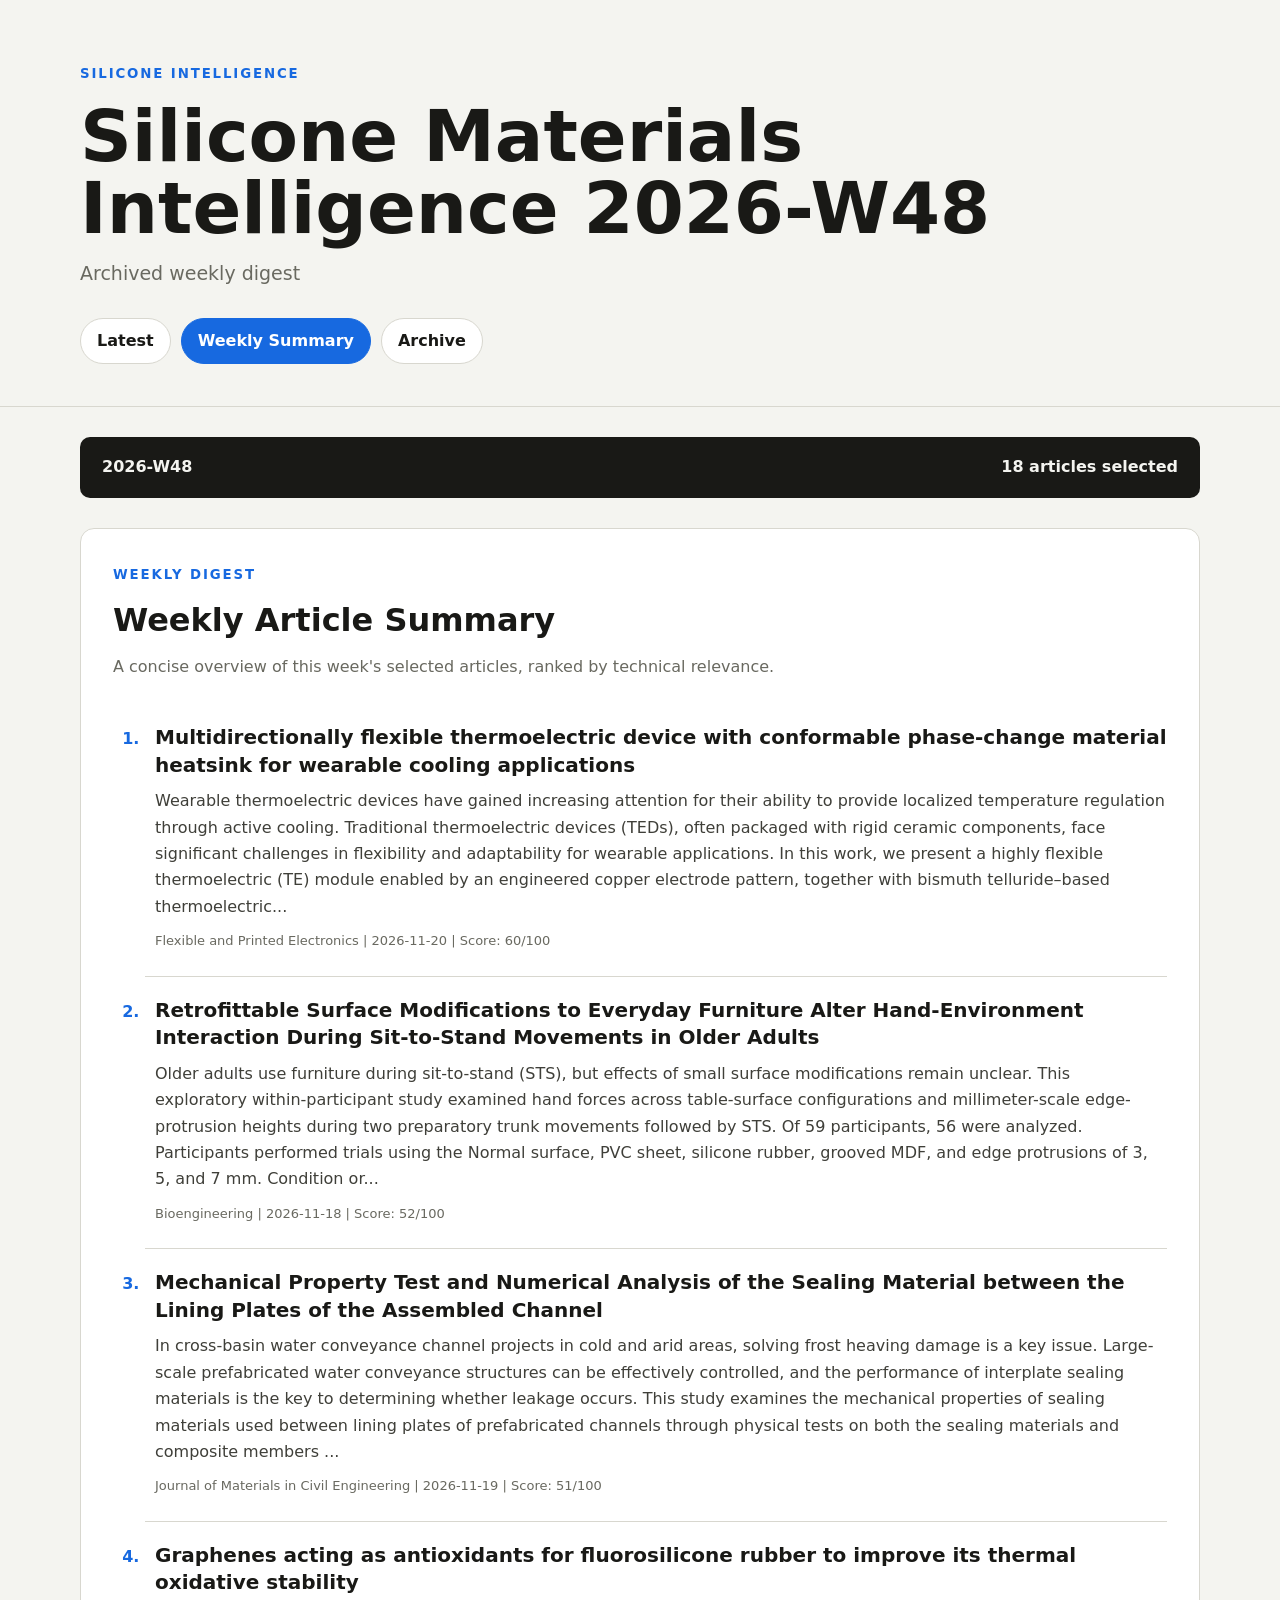
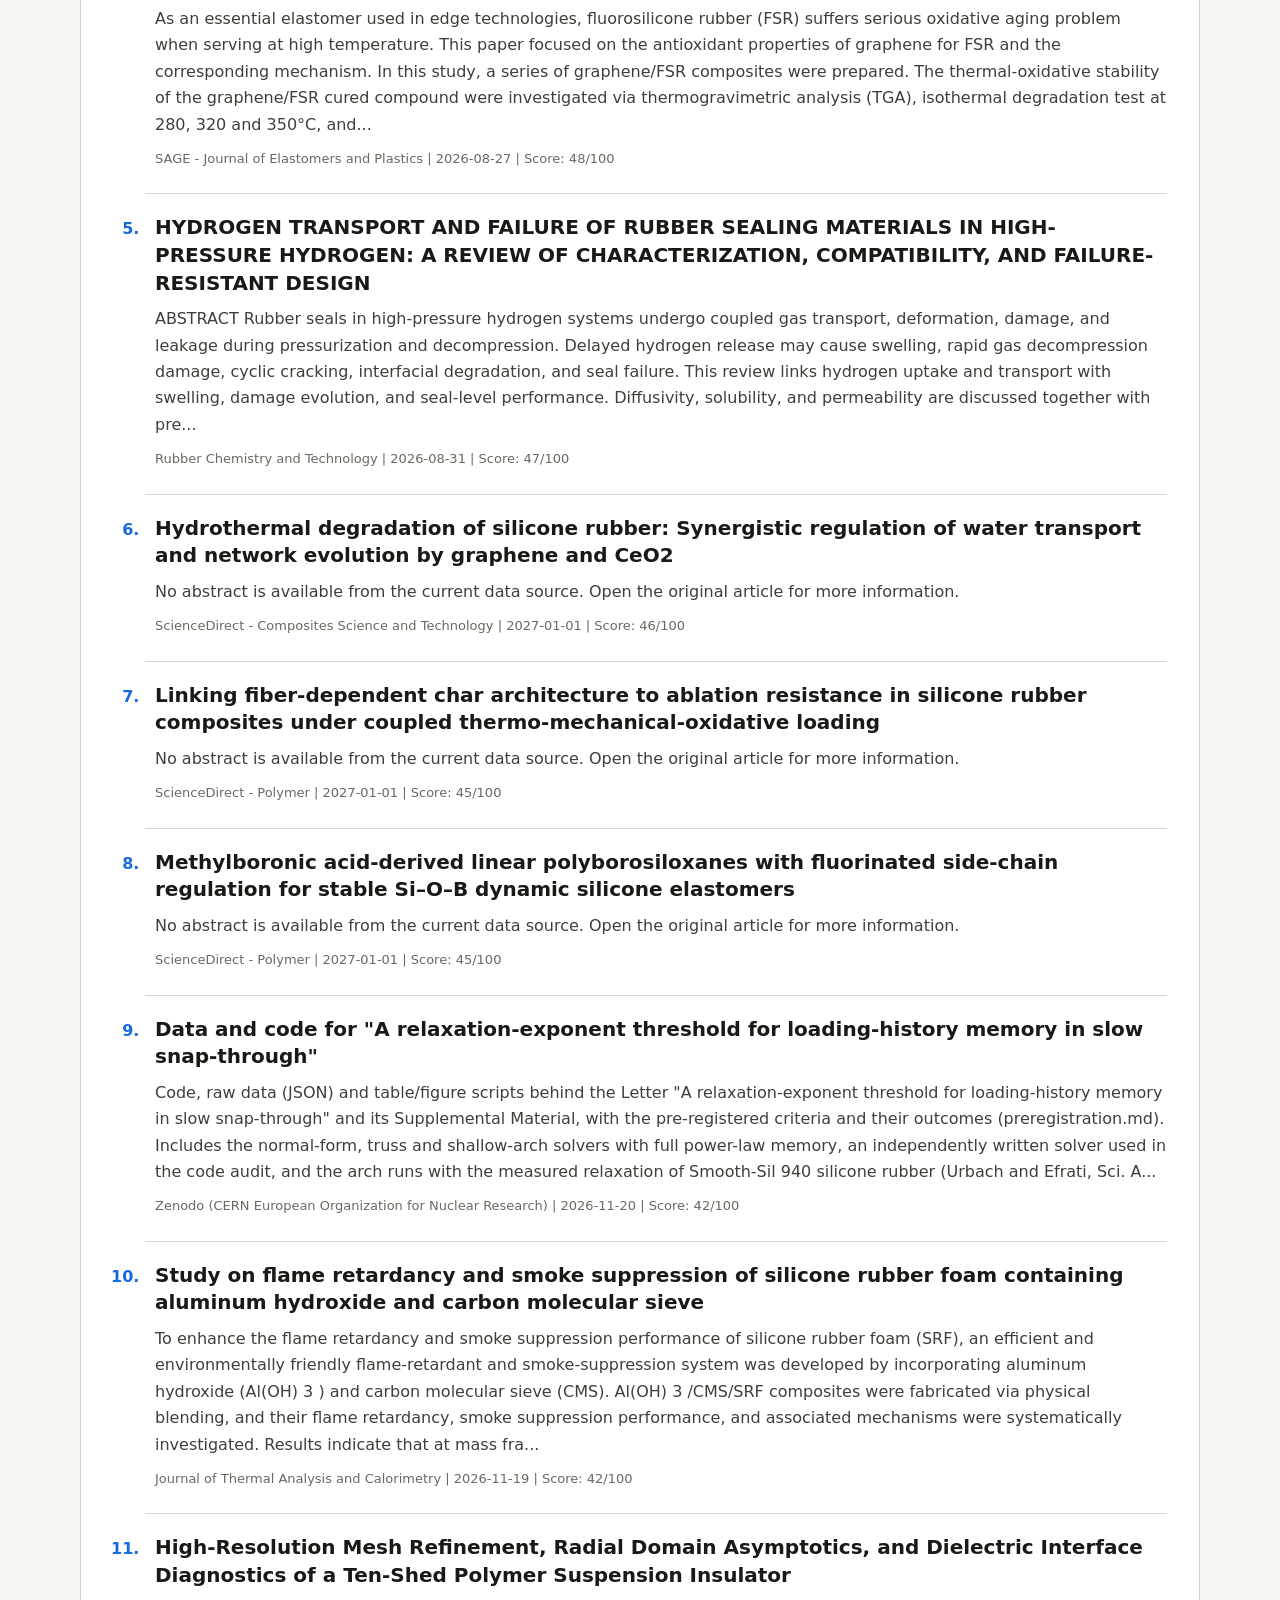
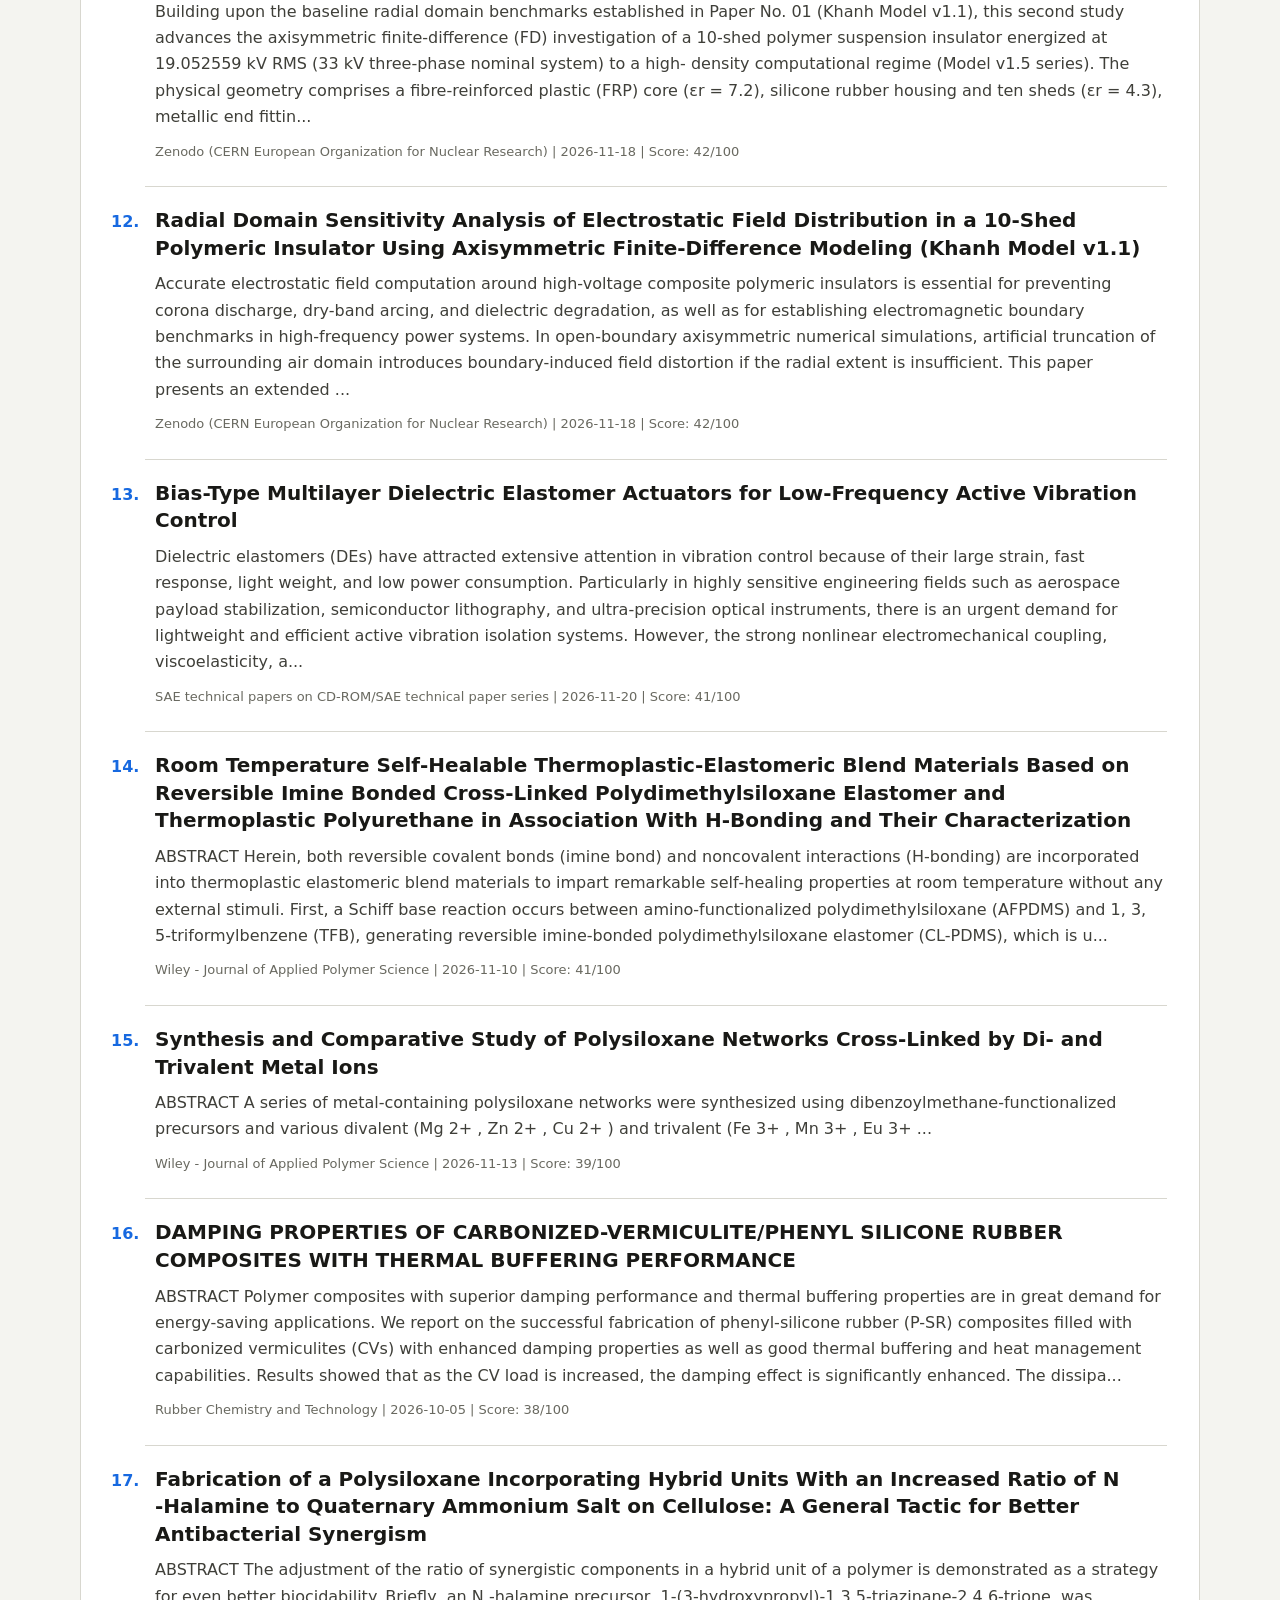
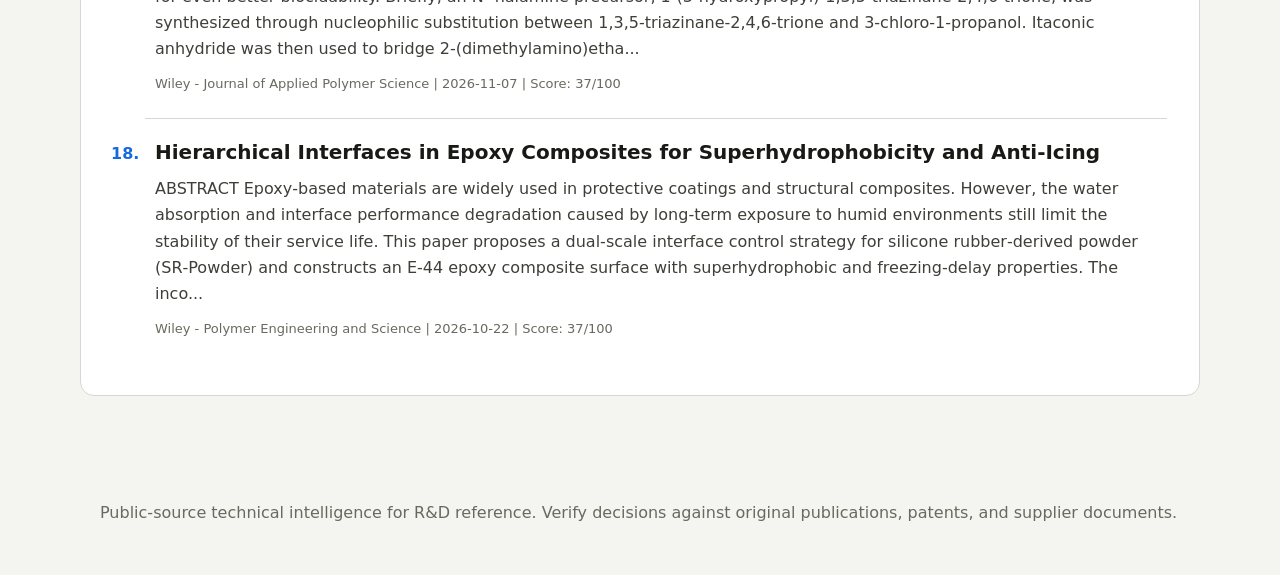
<file: docs/weekly/2026-W48.html>
<!doctype html><html lang="zh-CN"><head><meta charset="utf-8"><meta name="viewport" content="width=device-width,initial-scale=1"><title>Silicone Materials Intelligence 2026-W48</title><link rel="stylesheet" href="../assets/style.css"></head><body><header><div class="wrap"><small>SILICONE INTELLIGENCE</small><h1>Silicone Materials Intelligence 2026-W48</h1><p>Archived weekly digest</p><nav class="site-nav"><a class="" href="../index.html">Latest</a><a class="active" href="../weekly.html">Weekly Summary</a><a class="" href="../archive.html">Archive</a></nav></div></header><main class="wrap"><div class="summary-bar"><strong>2026-W48</strong><strong>18 articles selected</strong></div><section class="weekly-summary"><div class="section-heading"><small>WEEKLY DIGEST</small><h2>Weekly Article Summary</h2><p>A concise overview of this week's selected articles, ranked by technical relevance.</p></div><ol class="summary-list"><li class="summary-item"><h3><a href="https://doi.org/10.1088/2058-8585/aec4eb" target="_blank" rel="noopener">Multidirectionally flexible thermoelectric device with conformable phase-change material heatsink for wearable cooling applications</a></h3><p>Wearable thermoelectric devices have gained increasing attention for their ability to provide localized temperature regulation through active cooling. Traditional thermoelectric devices (TEDs), often packaged with rigid ceramic components, face significant challenges in flexibility and adaptability for wearable applications. In this work, we present a highly flexible thermoelectric (TE) module enabled by an engineered copper electrode pattern, together with bismuth telluride–based thermoelectric...</p><div class="summary-meta">Flexible and Printed Electronics | 2026-11-20 | Score: 60/100</div></li><li class="summary-item"><h3><a href="https://doi.org/10.3390/bioengineering13111378" target="_blank" rel="noopener">Retrofittable Surface Modifications to Everyday Furniture Alter Hand-Environment Interaction During Sit-to-Stand Movements in Older Adults</a></h3><p>Older adults use furniture during sit-to-stand (STS), but effects of small surface modifications remain unclear. This exploratory within-participant study examined hand forces across table-surface configurations and millimeter-scale edge-protrusion heights during two preparatory trunk movements followed by STS. Of 59 participants, 56 were analyzed. Participants performed trials using the Normal surface, PVC sheet, silicone rubber, grooved MDF, and edge protrusions of 3, 5, and 7 mm. Condition or...</p><div class="summary-meta">Bioengineering | 2026-11-18 | Score: 52/100</div></li><li class="summary-item"><h3><a href="https://doi.org/10.1061/jmcee7.mteng-24612" target="_blank" rel="noopener">Mechanical Property Test and Numerical Analysis of the Sealing Material between the Lining Plates of the Assembled Channel</a></h3><p>In cross-basin water conveyance channel projects in cold and arid areas, solving frost heaving damage is a key issue. Large-scale prefabricated water conveyance structures can be effectively controlled, and the performance of interplate sealing materials is the key to determining whether leakage occurs. This study examines the mechanical properties of sealing materials used between lining plates of prefabricated channels through physical tests on both the sealing materials and composite members ...</p><div class="summary-meta">Journal of Materials in Civil Engineering | 2026-11-19 | Score: 51/100</div></li><li class="summary-item"><h3><a href="https://doi.org/10.1177/00952443261485114" target="_blank" rel="noopener">Graphenes acting as antioxidants for fluorosilicone rubber to improve its thermal oxidative stability</a></h3><p>As an essential elastomer used in edge technologies, fluorosilicone rubber (FSR) suffers serious oxidative aging problem when serving at high temperature. This paper focused on the antioxidant properties of graphene for FSR and the corresponding mechanism. In this study, a series of graphene/FSR composites were prepared. The thermal-oxidative stability of the graphene/FSR cured compound were investigated via thermogravimetric analysis (TGA), isothermal degradation test at 280, 320 and 350°C, and...</p><div class="summary-meta">SAGE - Journal of Elastomers and Plastics | 2026-08-27 | Score: 48/100</div></li><li class="summary-item"><h3><a href="https://doi.org/10.5254/rct.26.00043" target="_blank" rel="noopener">HYDROGEN TRANSPORT AND FAILURE OF RUBBER SEALING MATERIALS IN HIGH-PRESSURE HYDROGEN: A REVIEW OF CHARACTERIZATION, COMPATIBILITY, AND FAILURE-RESISTANT DESIGN</a></h3><p>ABSTRACT 
                   Rubber seals in high-pressure hydrogen systems undergo coupled gas transport, deformation, damage, and leakage during pressurization and decompression. Delayed hydrogen release may cause swelling, rapid gas decompression damage, cyclic cracking, interfacial degradation, and seal failure. This review links hydrogen uptake and transport with swelling, damage evolution, and seal-level performance. Diffusivity, solubility, and permeability are discussed together with pre...</p><div class="summary-meta">Rubber Chemistry and Technology | 2026-08-31 | Score: 47/100</div></li><li class="summary-item"><h3><a href="https://doi.org/10.1016/j.compscitech.2026.111913" target="_blank" rel="noopener">Hydrothermal degradation of silicone rubber: Synergistic regulation of water transport and network evolution by graphene and CeO2</a></h3><p>No abstract is available from the current data source. Open the original article for more information.</p><div class="summary-meta">ScienceDirect - Composites Science and Technology | 2027-01-01 | Score: 46/100</div></li><li class="summary-item"><h3><a href="https://doi.org/10.1016/j.polymer.2026.130975" target="_blank" rel="noopener">Linking fiber-dependent char architecture to ablation resistance in silicone rubber composites under coupled thermo-mechanical-oxidative loading</a></h3><p>No abstract is available from the current data source. Open the original article for more information.</p><div class="summary-meta">ScienceDirect - Polymer | 2027-01-01 | Score: 45/100</div></li><li class="summary-item"><h3><a href="https://doi.org/10.1016/j.polymer.2026.131112" target="_blank" rel="noopener">Methylboronic acid-derived linear polyborosiloxanes with fluorinated side-chain regulation for stable Si–O–B dynamic silicone elastomers</a></h3><p>No abstract is available from the current data source. Open the original article for more information.</p><div class="summary-meta">ScienceDirect - Polymer | 2027-01-01 | Score: 45/100</div></li><li class="summary-item"><h3><a href="https://doi.org/10.5281/zenodo.24393162" target="_blank" rel="noopener">Data and code for &quot;A relaxation-exponent threshold for loading-history memory in slow snap-through&quot;</a></h3><p>Code, raw data (JSON) and table/figure scripts behind the Letter &quot;A relaxation-exponent threshold for loading-history memory in slow snap-through&quot; and its Supplemental Material, with the pre-registered criteria and their outcomes (preregistration.md). Includes the normal-form, truss and shallow-arch solvers with full power-law memory, an independently written solver used in the code audit, and the arch runs with the measured relaxation of Smooth-Sil 940 silicone rubber (Urbach and Efrati, Sci. A...</p><div class="summary-meta">Zenodo (CERN European Organization for Nuclear Research) | 2026-11-20 | Score: 42/100</div></li><li class="summary-item"><h3><a href="https://doi.org/10.1007/s10973-026-16592-z" target="_blank" rel="noopener">Study on flame retardancy and smoke suppression of silicone rubber foam containing aluminum hydroxide and carbon molecular sieve</a></h3><p>To enhance the flame retardancy and smoke suppression performance of silicone rubber foam (SRF), an efficient and environmentally friendly flame-retardant and smoke-suppression system was developed by incorporating aluminum hydroxide (Al(OH) 3 ) and carbon molecular sieve (CMS). Al(OH) 3 /CMS/SRF composites were fabricated via physical blending, and their flame retardancy, smoke suppression performance, and associated mechanisms were systematically investigated. Results indicate that at mass fra...</p><div class="summary-meta">Journal of Thermal Analysis and Calorimetry | 2026-11-19 | Score: 42/100</div></li><li class="summary-item"><h3><a href="https://doi.org/10.5281/zenodo.24332057" target="_blank" rel="noopener">High-Resolution Mesh Refinement, Radial Domain Asymptotics, and Dielectric Interface Diagnostics of a Ten-Shed Polymer Suspension Insulator</a></h3><p>Building upon the baseline radial domain benchmarks established in Paper No. 01 (Khanh Model v1.1), this second study advances the axisymmetric finite-difference (FD) investigation of a 10-shed polymer suspension insulator energized at 19.052559 kV RMS (33 kV three-phase nominal system) to a high- density computational regime (Model v1.5 series). The physical geometry comprises a fibre-reinforced plastic (FRP) core (εr = 7.2), silicone rubber housing and ten sheds (εr = 4.3), metallic end fittin...</p><div class="summary-meta">Zenodo (CERN European Organization for Nuclear Research) | 2026-11-18 | Score: 42/100</div></li><li class="summary-item"><h3><a href="https://doi.org/10.5281/zenodo.24331843" target="_blank" rel="noopener">Radial Domain Sensitivity Analysis of Electrostatic Field Distribution in a 10-Shed Polymeric Insulator Using Axisymmetric Finite-Difference Modeling (Khanh Model v1.1)</a></h3><p>Accurate electrostatic field computation around high-voltage composite polymeric insulators is essential for preventing corona discharge, dry-band arcing, and dielectric degradation, as well as for establishing electromagnetic boundary benchmarks in high-frequency power systems. In open-boundary axisymmetric numerical simulations, artificial truncation of the surrounding air domain introduces boundary-induced field distortion if the radial extent is insufficient. This paper presents an extended ...</p><div class="summary-meta">Zenodo (CERN European Organization for Nuclear Research) | 2026-11-18 | Score: 42/100</div></li><li class="summary-item"><h3><a href="https://doi.org/10.4271/2026-99-2540" target="_blank" rel="noopener">Bias-Type Multilayer Dielectric Elastomer Actuators for Low-Frequency Active Vibration Control</a></h3><p>Dielectric elastomers (DEs) have attracted extensive attention in vibration control because of their large strain, fast response, light weight, and low power consumption. Particularly in highly sensitive engineering fields such as aerospace payload stabilization, semiconductor lithography, and ultra-precision optical instruments, there is an urgent demand for lightweight and efficient active vibration isolation systems. However, the strong nonlinear electromechanical coupling, viscoelasticity, a...</p><div class="summary-meta">SAE technical papers on CD-ROM/SAE technical paper series | 2026-11-20 | Score: 41/100</div></li><li class="summary-item"><h3><a href="https://doi.org/10.1002/app.71787" target="_blank" rel="noopener">Room Temperature Self‐Healable Thermoplastic‐Elastomeric Blend Materials Based on Reversible Imine Bonded Cross‐Linked Polydimethylsiloxane Elastomer and Thermoplastic Polyurethane in Association With H‐Bonding and Their Characterization</a></h3><p>ABSTRACT 
                   Herein, both reversible covalent bonds (imine bond) and noncovalent interactions (H‐bonding) are incorporated into thermoplastic elastomeric blend materials to impart remarkable self‐healing properties at room temperature without any external stimuli. First, a Schiff base reaction occurs between amino‐functionalized polydimethylsiloxane (AFPDMS) and 1, 3, 5‐triformylbenzene (TFB), generating reversible imine‐bonded polydimethylsiloxane elastomer (CL‐PDMS), which is u...</p><div class="summary-meta">Wiley - Journal of Applied Polymer Science | 2026-11-10 | Score: 41/100</div></li><li class="summary-item"><h3><a href="https://doi.org/10.1002/app.71781" target="_blank" rel="noopener">Synthesis and Comparative Study of Polysiloxane Networks Cross‐Linked by Di‐ and Trivalent Metal Ions</a></h3><p>ABSTRACT 
                   
                    A series of metal‐containing polysiloxane networks were synthesized using dibenzoylmethane‐functionalized precursors and various divalent (Mg
                     2+ 
                    , Zn
                     2+ 
                    , Cu
                     2+ 
                    ) and trivalent (Fe
                     3+ 
                    , Mn
                     3+ 
                    , Eu
                     3+ 
                  ...</p><div class="summary-meta">Wiley - Journal of Applied Polymer Science | 2026-11-13 | Score: 39/100</div></li><li class="summary-item"><h3><a href="https://doi.org/10.5254/rct.26.00038" target="_blank" rel="noopener">DAMPING PROPERTIES OF CARBONIZED-VERMICULITE/PHENYL SILICONE RUBBER COMPOSITES WITH THERMAL BUFFERING PERFORMANCE</a></h3><p>ABSTRACT 
                   Polymer composites with superior damping performance and thermal buffering properties are in great demand for energy-saving applications. We report on the successful fabrication of phenyl-silicone rubber (P-SR) composites filled with carbonized vermiculites (CVs) with enhanced damping properties as well as good thermal buffering and heat management capabilities. Results showed that as the CV load is increased, the damping effect is significantly enhanced. The dissipa...</p><div class="summary-meta">Rubber Chemistry and Technology | 2026-10-05 | Score: 38/100</div></li><li class="summary-item"><h3><a href="https://doi.org/10.1002/app.71761" target="_blank" rel="noopener">Fabrication of a Polysiloxane Incorporating Hybrid Units With an Increased Ratio of
                     N 
                    ‐Halamine to Quaternary Ammonium Salt on Cellulose: A General Tactic for Better Antibacterial Synergism</a></h3><p>ABSTRACT 
                   
                    The adjustment of the ratio of synergistic components in a hybrid unit of a polymer is demonstrated as a strategy for even better biocidability. Briefly, an
                     N 
                    ‐halamine precursor, 1‐(3‐hydroxypropyl)‐1,3,5‐triazinane‐2,4,6‐trione, was synthesized through nucleophilic substitution between 1,3,5‐triazinane‐2,4,6‐trione and 3‐chloro‐1‐propanol. Itaconic anhydride was then used to bridge 2‐(dimethylamino)etha...</p><div class="summary-meta">Wiley - Journal of Applied Polymer Science | 2026-11-07 | Score: 37/100</div></li><li class="summary-item"><h3><a href="https://doi.org/10.1002/pen.70982" target="_blank" rel="noopener">Hierarchical Interfaces in Epoxy Composites for Superhydrophobicity and Anti‐Icing</a></h3><p>ABSTRACT 
                   Epoxy‐based materials are widely used in protective coatings and structural composites. However, the water absorption and interface performance degradation caused by long‐term exposure to humid environments still limit the stability of their service life. This paper proposes a dual‐scale interface control strategy for silicone rubber‐derived powder (SR‐Powder) and constructs an E‐44 epoxy composite surface with superhydrophobic and freezing‐delay properties. The inco...</p><div class="summary-meta">Wiley - Polymer Engineering and Science | 2026-10-22 | Score: 37/100</div></li></ol></section></main><footer class="wrap">Public-source technical intelligence for R&amp;D reference. Verify decisions against original publications, patents, and supplier documents.</footer></body></html>
</file>
<file: docs/assets/style.css>
:root{--background:#f4f4f0;--surface:#fff;--text:#191916;--muted:#696960;--line:#d8d7cf;--accent:#1769e0;--accent-soft:#e8f1ff}*{box-sizing:border-box}body{margin:0;background:var(--background);color:var(--text);font:16px/1.65 system-ui,-apple-system,"Segoe UI",sans-serif}.wrap{width:min(1120px,calc(100% - 40px));margin:0 auto}header{padding:60px 0 42px;border-bottom:1px solid var(--line)}header small,.section-heading small{color:var(--accent);font-weight:800;letter-spacing:.14em}header h1{margin:14px 0;font-size:clamp(40px,7vw,72px);line-height:1}header p{margin:0;color:var(--muted);font-size:19px}.site-nav{display:flex;flex-wrap:wrap;gap:10px;margin-top:28px}.site-nav a{padding:9px 16px;color:var(--text);background:var(--surface);border:1px solid var(--line);border-radius:999px;text-decoration:none;font-weight:700}.site-nav a:hover,.site-nav a.active{color:#fff;background:var(--accent);border-color:var(--accent)}.summary-bar{display:flex;justify-content:space-between;gap:20px;margin:30px 0;padding:17px 22px;background:var(--text);color:var(--background);border-radius:10px}.latest-section,.weekly-summary,.archive-section{margin-bottom:56px;padding:32px;background:var(--surface);border:1px solid var(--line);border-radius:14px}.section-heading{margin-bottom:24px}.section-heading h2{margin:7px 0;font-size:32px}.section-heading p{margin:0;color:var(--muted)}.latest-list,.summary-list,.archive-list{margin:0;padding-left:32px}.latest-item,.summary-item{padding:20px 0 24px 10px;border-bottom:1px solid var(--line)}.latest-item:last-child,.summary-item:last-child{border-bottom:0}.latest-item::marker,.summary-item::marker{color:var(--accent);font-weight:800}.latest-item h2,.summary-item h3{margin:0 0 9px;font-size:20px;line-height:1.38}.latest-item a,.summary-item a,.archive-list a{color:var(--text);text-decoration:none}.latest-item a:hover,.summary-item a:hover,.archive-list a:hover{color:var(--accent)}.latest-item p,.summary-item p{margin:0 0 10px;color:#3f3f39}.summary-meta{color:var(--muted);font-size:13px}.archive-list li{padding:12px 0;border-bottom:1px solid var(--line)}footer{padding:48px 20px;color:var(--muted)}@media(max-width:720px){.wrap{width:min(100% - 24px,1120px)}header{padding:42px 0 32px}.summary-bar{flex-direction:column}.latest-section,.weekly-summary,.archive-section{padding:22px 18px}.latest-list,.summary-list{padding-left:24px}}
</file>
